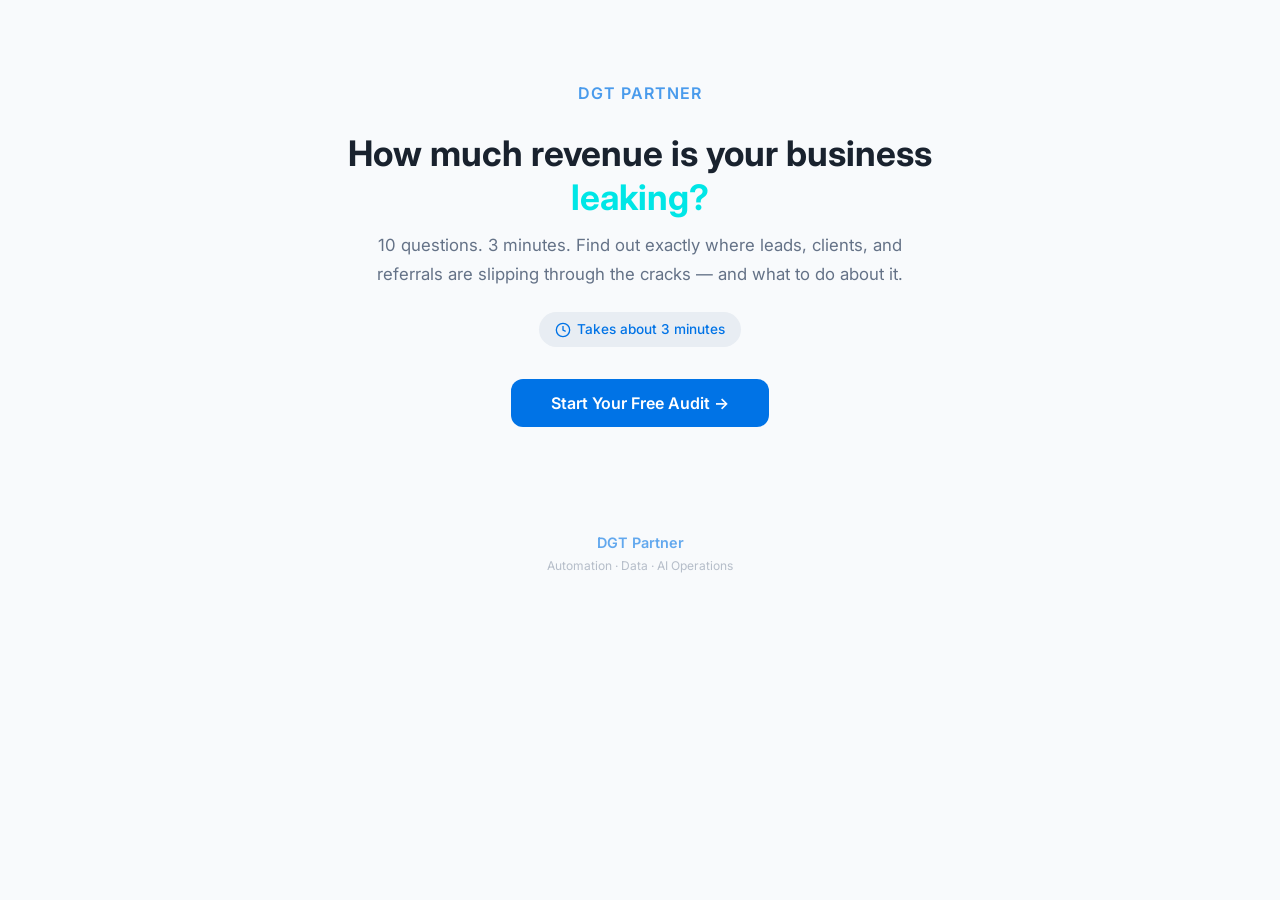
<file: dgt-system-audit-v2.html>
<!DOCTYPE html>
<html lang="en">
<head>
<meta charset="UTF-8">
<meta name="viewport" content="width=device-width, initial-scale=1.0">
<title>Business Operations Audit — DGT Partner</title>
<meta name="description" content="Free 3-minute audit: find out exactly where your business is leaking leads, clients, and revenue — and what to fix first.">
<meta property="og:title" content="How Much Revenue Is Your Business Leaking? — Free Audit">
<meta property="og:description" content="10 questions. 3 minutes. Find out where leads, clients, and referrals are slipping through the cracks.">
<meta property="og:type" content="website">
<link href="https://fonts.googleapis.com/css2?family=Inter:wght@300;400;500;600;700;800;900&display=swap" rel="stylesheet">
<style>
*{box-sizing:border-box;margin:0;padding:0}
:root{
  --bg:hsl(210 40% 98%);--card:#FFFFFF;--text:hsl(215 30% 14%);--muted:hsl(215 15% 46%);--light:hsl(215 15% 60%);
  --accent:hsl(210 100% 45%);--accent2:hsl(180 100% 45%);--border:hsl(210 20% 88%);--surface:hsl(210 30% 93%);--warm:hsl(210 40% 96%);
  --green:#2D6A4F;--yellow:#B8860B;--red:#C62828;--orange:#E65100;
}
body{font-family:'Inter',sans-serif;background:var(--bg);color:var(--text);line-height:1.7;min-height:100vh}

.container{max-width:720px;margin:0 auto;padding:2rem 1.5rem 4rem}

/* ── Hero ── */
.audit-hero{text-align:center;padding:3rem 1rem 2.5rem;margin-bottom:2rem}
.audit-hero .brand{font-family:'Inter',sans-serif;font-size:1rem;color:var(--accent);font-weight:600;letter-spacing:1px;text-transform:uppercase;margin-bottom:1.5rem;opacity:.7}
.audit-hero h1{font-family:'Inter',sans-serif;font-size:2.2rem;font-weight:700;color:var(--text);line-height:1.25;margin-bottom:.75rem}
.audit-hero h1 span{color:var(--accent2)}
.audit-hero .subtitle{font-size:1.05rem;color:var(--muted);max-width:540px;margin:0 auto .5rem}
.audit-hero .time-badge{display:inline-flex;align-items:center;gap:6px;margin-top:1rem;font-size:.85rem;color:var(--accent);font-weight:500;background:var(--surface);padding:6px 16px;border-radius:20px}
.audit-hero .time-badge svg{width:16px;height:16px}

/* ── Progress ── */
.progress-wrap{position:sticky;top:0;z-index:100;background:var(--bg);padding:1rem 0 .75rem;border-bottom:1px solid var(--border);margin-bottom:2rem;transition:box-shadow .3s}
.progress-wrap.scrolled{box-shadow:0 2px 12px rgba(0,0,0,.06)}
.progress-bar-track{height:6px;background:var(--surface);border-radius:3px;overflow:hidden}
.progress-bar-fill{height:100%;background:linear-gradient(90deg,var(--accent),var(--accent2));border-radius:3px;transition:width .4s cubic-bezier(.4,0,.2,1);width:0%}
.progress-text{display:flex;justify-content:space-between;margin-top:6px;font-size:.75rem;color:var(--light);font-weight:500}

/* ── Question Card ── */
.question-card{background:var(--card);border:1px solid var(--border);border-radius:16px;padding:2rem 2rem 1.75rem;margin-bottom:1.25rem;opacity:0;transform:translateY(20px);animation:slideUp .5s forwards}
@keyframes slideUp{to{opacity:1;transform:translateY(0)}}
.question-card .category{font-size:.7rem;text-transform:uppercase;letter-spacing:1.5px;color:var(--accent2);font-weight:700;margin-bottom:.5rem}
.question-card .q-number{font-family:'Inter',sans-serif;font-size:.85rem;color:var(--light);margin-bottom:.25rem}
.question-card h3{font-family:'Inter',sans-serif;font-size:1.2rem;font-weight:600;color:var(--text);margin-bottom:1.25rem;line-height:1.4}

/* ── Answer Options ── */
.options{display:flex;flex-direction:column;gap:.6rem}
.option{position:relative;display:flex;align-items:flex-start;gap:12px;padding:14px 16px;border:2px solid var(--border);border-radius:12px;cursor:pointer;transition:all .2s;background:var(--card)}
.option:hover{border-color:var(--accent);background:#f8fbfc}
.option.selected{border-color:var(--accent);background:#EDF5F7}
.option.selected .radio-dot{background:var(--accent);border-color:var(--accent)}
.option.selected .radio-dot::after{opacity:1;transform:scale(1)}
.radio-dot{flex-shrink:0;width:22px;height:22px;border-radius:50%;border:2px solid var(--border);background:#fff;margin-top:1px;position:relative;transition:all .2s}
.radio-dot::after{content:'';position:absolute;top:4px;left:4px;width:10px;height:10px;border-radius:50%;background:#fff;opacity:0;transform:scale(.5);transition:all .2s}
.option-text{font-size:.92rem;color:var(--text);line-height:1.5}

/* ── Navigation ── */
.nav-buttons{display:flex;justify-content:space-between;align-items:center;margin-top:1.5rem;gap:1rem}
.btn{font-family:'Inter',sans-serif;font-size:.9rem;font-weight:600;padding:12px 28px;border-radius:10px;border:none;cursor:pointer;transition:all .2s}
.btn-primary{background:var(--accent);color:#fff}
.btn-primary:hover{background:#0a3a48;transform:translateY(-1px)}
.btn-primary:disabled{opacity:.4;cursor:not-allowed;transform:none}
.btn-secondary{background:transparent;color:var(--muted);border:1.5px solid var(--border)}
.btn-secondary:hover{border-color:var(--accent);color:var(--accent)}
.btn-cta{background:var(--accent2);color:var(--text);font-size:1rem;padding:16px 36px;border-radius:12px;width:100%}
.btn-cta:hover{background:hsl(180 100% 38%);transform:translateY(-1px)}
.btn-cta:disabled{opacity:.5;cursor:not-allowed;transform:none}

/* ── Results ── */
.results-section{display:none}
.results-section.active{display:block}

.score-hero{text-align:center;padding:3rem 1.5rem;background:var(--card);border:1px solid var(--border);border-radius:20px;margin-bottom:1.5rem;position:relative;overflow:hidden}
.score-hero::before{content:'';position:absolute;top:-60px;right:-60px;width:200px;height:200px;border-radius:50%;opacity:.06}
.score-hero .score-number{font-family:'Inter',sans-serif;font-size:5rem;font-weight:700;line-height:1;margin-bottom:.25rem}
.score-hero .score-of{font-size:1rem;color:var(--light);margin-bottom:.5rem}
.score-hero .score-label{font-family:'Inter',sans-serif;font-size:1.5rem;font-weight:600;margin-bottom:.5rem}
.score-hero .score-summary{font-size:1rem;color:var(--muted);max-width:480px;margin:0 auto;line-height:1.65}

.score-hero.tier-machine .score-number{color:var(--green)}
.score-hero.tier-machine .score-label{color:var(--green)}
.score-hero.tier-machine::before{background:var(--green)}
.score-hero.tier-fragile .score-number{color:var(--yellow)}
.score-hero.tier-fragile .score-label{color:var(--yellow)}
.score-hero.tier-fragile::before{background:var(--yellow)}
.score-hero.tier-leaking .score-number{color:var(--orange)}
.score-hero.tier-leaking .score-label{color:var(--orange)}
.score-hero.tier-leaking::before{background:var(--orange)}
.score-hero.tier-blind .score-number{color:var(--red)}
.score-hero.tier-blind .score-label{color:var(--red)}
.score-hero.tier-blind::before{background:var(--red)}

/* ── Category Bars ── */
.category-breakdown{background:var(--card);border:1px solid var(--border);border-radius:16px;padding:1.75rem 2rem;margin-bottom:1.5rem}
.category-breakdown h3{font-family:'Inter',sans-serif;font-size:1.1rem;color:var(--text);margin-bottom:1.25rem}
.cat-row{margin-bottom:1rem}
.cat-row:last-child{margin-bottom:0}
.cat-header{display:flex;justify-content:space-between;align-items:baseline;margin-bottom:4px}
.cat-name{font-size:.85rem;font-weight:600;color:var(--text)}
.cat-score{font-size:.8rem;font-weight:700;color:var(--accent);font-family:'Inter',sans-serif}
.cat-bar{height:8px;background:var(--surface);border-radius:4px;overflow:hidden}
.cat-bar-fill{height:100%;border-radius:4px;transition:width 1s cubic-bezier(.4,0,.2,1)}

/* ── Stat Callout ── */
.stat-callout{background:var(--warm);border-left:4px solid var(--accent2);border-radius:0 12px 12px 0;padding:1.25rem 1.5rem;margin-bottom:1.5rem}
.stat-callout .stat-big{font-family:'Inter',sans-serif;font-size:1.3rem;font-weight:700;color:var(--accent2);margin-bottom:.25rem}
.stat-callout p{font-size:.9rem;color:var(--muted);margin:0}


/* ── Detailed Report ── */
.detailed-report{display:none}
.detailed-report.active{display:block}
.report-card{background:var(--card);border:1px solid var(--border);border-radius:14px;padding:1.5rem 1.75rem;margin-bottom:1rem;opacity:0;animation:slideUp .5s forwards}
.report-card .report-cat{font-size:.7rem;text-transform:uppercase;letter-spacing:1.5px;color:var(--accent2);font-weight:700;margin-bottom:.35rem}
.report-card h4{font-family:'Inter',sans-serif;font-size:1.05rem;color:var(--text);margin-bottom:.15rem}
.report-card .your-answer{font-size:.85rem;color:var(--light);margin-bottom:.6rem;font-style:italic}
.report-card .recommendation{font-size:.9rem;color:var(--muted);line-height:1.65}

.revenue-impact{background:linear-gradient(135deg,var(--accent) 0%,#1a6b7f 100%);border-radius:16px;padding:2rem;color:#fff;text-align:center;margin-bottom:1.5rem}
.revenue-impact h3{font-family:'Inter',sans-serif;font-size:1.15rem;font-weight:600;margin-bottom:.25rem;opacity:.9}
.revenue-impact .rev-number{font-family:'Inter',sans-serif;font-size:2.5rem;font-weight:700;margin-bottom:.35rem}
.revenue-impact p{font-size:.88rem;opacity:.8;max-width:420px;margin:0 auto}

.final-cta{text-align:center;padding:2.5rem 1.5rem;background:var(--card);border:2px solid var(--accent2);border-radius:16px;margin-bottom:1rem}
.final-cta h3{font-family:'Inter',sans-serif;font-size:1.35rem;color:var(--text);margin-bottom:.5rem}
.final-cta p{font-size:.92rem;color:var(--muted);margin-bottom:1.5rem;max-width:440px;margin-left:auto;margin-right:auto}

.audit-footer{text-align:center;padding:2rem 0 1rem;margin-top:1rem;opacity:.6}
.audit-footer .brand{font-family:'Inter',sans-serif;font-size:.9rem;color:var(--accent);font-weight:600}
.audit-footer p{font-size:.75rem;color:var(--light)}

@media(max-width:600px){
  .container{padding:1.25rem 1rem 3rem}
  .audit-hero h1{font-size:1.7rem}
  .question-card{padding:1.5rem 1.25rem}
  .score-hero{padding:2rem 1.25rem}
  .score-hero .score-number{font-size:3.5rem}
  .category-breakdown{padding:1.25rem}
  .report-card{padding:1.25rem}
}

.hidden{display:none !important}
</style>
</head>
<body>

<div class="container">

  <!-- ════════════════════════════════════ -->
  <!-- HERO                                -->
  <!-- ════════════════════════════════════ -->
  <div class="audit-hero" id="heroSection">
    <div class="brand">DGT Partner</div>
    <h1>How much revenue is your business <span>leaking?</span></h1>
    <p class="subtitle">10 questions. 3 minutes. Find out exactly where leads, clients, and referrals are slipping through the cracks — and what to do about it.</p>
    <div class="time-badge">
      <svg viewBox="0 0 24 24" fill="none" stroke="currentColor" stroke-width="2"><circle cx="12" cy="12" r="10"/><polyline points="12 6 12 12 16 14"/></svg>
      Takes about 3 minutes
    </div>
    <div style="margin-top:2rem">
      <button class="btn btn-primary" onclick="startAudit()" style="font-size:1rem;padding:14px 40px;border-radius:12px">Start Your Free Audit →</button>
    </div>
  </div>

  <!-- ════════════════════════════════════ -->
  <!-- PROGRESS BAR                        -->
  <!-- ════════════════════════════════════ -->
  <div class="progress-wrap hidden" id="progressWrap">
    <div class="progress-bar-track"><div class="progress-bar-fill" id="progressFill"></div></div>
    <div class="progress-text">
      <span id="progressLabel">Question 1 of 10</span>
      <span id="progressCategory"></span>
    </div>
  </div>

  <!-- ════════════════════════════════════ -->
  <!-- QUESTIONS                           -->
  <!-- ════════════════════════════════════ -->
  <div id="questionsContainer" class="hidden"></div>

  <!-- ════════════════════════════════════ -->
  <!-- RESULTS                             -->
  <!-- ════════════════════════════════════ -->
  <div class="results-section" id="resultsSection">
    <div class="score-hero" id="scoreHero">
      <div class="score-number" id="scoreNumber">--</div>
      <div class="score-of">out of 100</div>
      <div class="score-label" id="scoreLabel">--</div>
      <p class="score-summary" id="scoreSummary"></p>
    </div>

    <div class="category-breakdown" id="categoryBreakdown">
      <h3>Your scores by category</h3>
      <div id="categoryBars"></div>
    </div>

    <div class="stat-callout" id="statCallout">
      <div class="stat-big" id="statBig"></div>
      <p id="statText"></p>
    </div>

    <!-- CTA to form page -->
    <div class="final-cta" id="midCta">
      <h3>Want us to walk through your results?</h3>
      <p>Book a free 30-minute discovery call. We'll review your audit together and show you exactly what to fix first — no pitch, no pressure.</p>
      <a href="form.html" class="btn btn-cta" id="midCtaLink" style="display:inline-block;text-decoration:none;width:auto;padding:16px 48px">Book Your Discovery Call →</a>
    </div>

    <!-- DETAILED REPORT (gated) -->
    <div class="detailed-report" id="detailedReport">
      <div id="reportCards"></div>
      <div class="revenue-impact" id="revenueImpact">
        <h3>Your estimated annual revenue impact</h3>
        <div class="rev-number" id="revNumber"></div>
        <p id="revText"></p>
      </div>
      <div class="final-cta">
        <h3>Ready to plug the leaks?</h3>
        <p>Book a free 30-minute discovery call. We'll walk through your results together and show you exactly what to fix first — no pitch, no pressure.</p>
        <a href="form.html" class="btn btn-cta" id="finalCtaLink" style="display:inline-block;text-decoration:none;width:auto;padding:16px 48px">Book Your Discovery Call →</a>
      </div>
    </div>
  </div>

  <div class="audit-footer">
    <div class="brand">DGT Partner</div>
    <p>Automation · Data · AI Operations</p>
  </div>

</div>

<script>
// ═══════════════════════════════════════════════════════
//  CONFIG — UPDATE THESE TWO VALUES BEFORE LAUNCH
// ═══════════════════════════════════════════════════════

const ZAPIER_WEBHOOK_URL = 'https://hooks.zapier.com/hooks/catch/26955810/upj226o/'; 
// ↑ Paste your Zapier webhook URL here.
//   Example: 'https://hooks.zapier.com/hooks/catch/12345678/abcdef/'
//   Leave empty string to disable (lead data logs to console only).

const CALENDLY_URL = 'https://calendly.com/eomole-dgtpartner/30min?month=2026-03';
// ↑ Replace with your actual Calendly booking link.

// ═══════════════════════════════════════════════════════
//  UTM CAPTURE — auto-reads from URL parameters
// ═══════════════════════════════════════════════════════

const urlParams = new URLSearchParams(window.location.search);
const utmData = {
  utm_source:   urlParams.get('utm_source')   || '',
  utm_medium:   urlParams.get('utm_medium')   || '',
  utm_campaign: urlParams.get('utm_campaign') || '',
  utm_content:  urlParams.get('utm_content')  || '',
  referrer:     document.referrer || ''
};

// ═══════════════════════════════════════════════════════
//  QUESTIONS — Revised v2
// ═══════════════════════════════════════════════════════
//
//  Scoring is weighted by category:
//    Lead Capture:       2 questions × 10pts = 20pts max
//    Follow-Up & Nurture: 2 questions × 10pts = 20pts max
//    Referral Network:   1 question  × 10pts = 10pts max
//    Renewals & Revenue: 2 questions × 10pts = 20pts max
//    Tools & Data:       3 questions × 10pts = 30pts max
//    TOTAL: 100pts
//
// ═══════════════════════════════════════════════════════

const questions = [
  // ── LEAD CAPTURE (20pts) ──
  {
    id: 1,
    category: "Lead Capture",
    categoryKey: "lead_capture",
    question: "When a new lead reaches out — call, DM, email, referral — what's the process from first contact to booked appointment?",
    options: [
      { text: "I respond when I see it and try to schedule something manually", points: 3 },
      { text: "I usually respond quickly, but there's no automatic follow-up if they don't reply", points: 5 },
      { text: "Every lead gets an instant response, automatic follow-up, and a booking link — no matter the channel", points: 10 },
      { text: "There's no real process — it depends on how busy I am that day", points: 0 }
    ]
  },
  {
    id: 2,
    category: "Lead Capture",
    categoryKey: "lead_capture",
    question: "How many channels can a new lead reach you through — and are they connected?",
    options: [
      { text: "Mostly just phone and email", points: 3 },
      { text: "Phone, email, and social media — but I check them manually", points: 5 },
      { text: "Multiple channels, and they all feed into one system automatically", points: 10 },
      { text: "I'm not sure where my leads actually come from", points: 0 }
    ]
  },

  // ── FOLLOW-UP & NURTURE (20pts) ──
  {
    id: 3,
    category: "Follow-Up & Nurture",
    categoryKey: "followup",
    question: "When you finish a job or close a deal, what happens to that client in your system?",
    options: [
      { text: "Nothing specific — the file gets closed", points: 2 },
      { text: "I try to send a thank-you or check-in but it's inconsistent", points: 5 },
      { text: "They automatically enter a follow-up sequence (email/text at set intervals)", points: 10 },
      { text: "I don't have a system — they're in my phone contacts or a spreadsheet", points: 0 }
    ]
  },
  {
    id: 4,
    category: "Follow-Up & Nurture",
    categoryKey: "followup",
    question: "How do you stay in touch with past clients who might need you again?",
    options: [
      { text: "I don't — I focus on new business", points: 0 },
      { text: "I send holiday cards or occasional emails when I remember", points: 3 },
      { text: "Automated campaigns go out on a schedule (birthday, anniversary, check-ins)", points: 10 },
      { text: "I've been meaning to set this up", points: 1 }
    ]
  },

  // ── REFERRAL NETWORK (10pts) ──
  {
    id: 5,
    category: "Referral Network",
    categoryKey: "referrals",
    question: "How do you track who sends you referrals?",
    options: [
      { text: "I keep it in my head — I know who my people are", points: 2 },
      { text: "I have a list somewhere (spreadsheet, notes app, CRM field)", points: 5 },
      { text: "Every referral is logged with source attribution and automated thank-yous", points: 10 },
      { text: "I don't really track this", points: 0 }
    ]
  },

  // ── RENEWALS & REVENUE PROTECTION (20pts) ──
  {
    id: 6,
    category: "Renewals & Revenue Protection",
    categoryKey: "renewals",
    question: "How do you make sure clients who should come back to you — for repeat service, a renewal, or a new need — actually do?",
    options: [
      { text: "I wait for them to reach out when they're ready", points: 1 },
      { text: "I try to check in manually, but I lose track of who's due and when", points: 4 },
      { text: "The system tracks key dates and triggers outreach automatically — months before they're due", points: 10 },
      { text: "I don't have a way to track this — if they come back, great, if not, I move on", points: 0 }
    ]
  },
  {
    id: 7,
    category: "Renewals & Revenue Protection",
    categoryKey: "renewals",
    question: "Think about the past 12 months. How many past clients do you think went elsewhere — not because you did bad work, but because nobody followed up?",
    options: [
      { text: "None that I know of", points: 7 },
      { text: "Maybe 1–2", points: 4 },
      { text: "Probably 3–5", points: 2 },
      { text: "More than 5 — or honestly, I'd have no way to know", points: 0 }
    ]
  },

  // ── TOOLS & DATA OWNERSHIP (30pts) ──
  {
    id: 8,
    category: "Tools & Data Ownership",
    categoryKey: "tools",
    question: "What does your current tool setup look like for managing clients, leads, and communication?",
    options: [
      { text: "I use a CRM and most of my tools are connected", points: 10 },
      { text: "I use a few tools (spreadsheets, email, maybe a CRM) but they don't talk to each other", points: 5 },
      { text: "It's mostly manual — phone contacts, email inbox, maybe a notebook or spreadsheet", points: 2 },
      { text: "I use whatever my company or platform provides — I haven't set up my own system", points: 0 }
    ]
  },
  {
    id: 9,
    category: "Tools & Data Ownership",
    categoryKey: "tools",
    question: "How many separate tools or apps do you pay for to run your business operations? (CRM, email marketing, scheduling, texting, forms, spreadsheets, etc.)",
    options: [
      { text: "1–2 and they work well together", points: 10 },
      { text: "3–4 — there's some overlap and they don't all connect", points: 5 },
      { text: "5+ — I'm probably paying for things I don't fully use", points: 2 },
      { text: "I'm not sure what I'm paying for at this point", points: 0 }
    ]
  },
  {
    id: 10,
    category: "Tools & Data Ownership",
    categoryKey: "tools",
    question: "If you switched companies, left your current platform, or changed how you operate tomorrow — could you take your full client list and history with you?",
    options: [
      { text: "Yes — I own my CRM and all my data", points: 10 },
      { text: "I think so, but I'd have to export and it would be messy", points: 5 },
      { text: "No — most of my client data lives in a system I don't control", points: 1 },
      { text: "I've never thought about this", points: 0 }
    ]
  }
];

// ═══════════════════════════════════════════════════════
//  CATEGORIES
// ═══════════════════════════════════════════════════════

const categories = {
  lead_capture: { label: "Lead Capture",                maxPoints: 20, color: "#0F4C5C" },
  followup:     { label: "Follow-Up & Nurture",         maxPoints: 20, color: "#1a6b7f" },
  referrals:    { label: "Referral Network",             maxPoints: 10, color: "#2d8a6e" },
  renewals:     { label: "Renewals & Revenue Protection", maxPoints: 20, color: "#E36414" },
  tools:        { label: "Tools & Data Ownership",       maxPoints: 30, color: "#B8860B" }
};

// ═══════════════════════════════════════════════════════
//  TIERS
// ═══════════════════════════════════════════════════════

const tiers = [
  {
    id: "machine", min: 80, max: 100,
    label: "Operational Machine",
    summary: "Your systems are strong — you're ahead of the vast majority of service businesses. There may still be optimization opportunities or an AI layer that could save you hours per week, but the foundation is solid.",
    stat: "Top 10%", statText: "of service businesses have this level of operational maturity. You're in rare company."
  },
  {
    id: "fragile", min: 50, max: 79,
    label: "Functional but Fragile",
    summary: "Things work when you're on top of them. But you are the system — and that doesn't scale. One busy week, one vacation, one new hire, and things start falling through the cracks.",
    stat: "63%", statText: "of businesses at this stage report losing at least 2–3 clients per year simply because no one followed up in time."
  },
  {
    id: "leaking", min: 25, max: 49,
    label: "Leaking Revenue",
    summary: "You're losing clients, referrals, and repeat business to disorganization. Not because you're bad at your job — because there's no system catching what you can't personally track. The upside from fixing this is significant.",
    stat: "$38K – $185K", statText: "is the conservative annual upside most service businesses in this range recover after systematizing their operations."
  },
  {
    id: "blind", min: 0, max: 24,
    label: "Flying Blind",
    summary: "You're running a business on memory and manual effort. Every lead, every referral, every repeat client depends on you remembering to act. The good news: the ROI on fixing this is massive — one recovered client likely pays for the entire system.",
    stat: "5× more likely", statText: "to lose a client in the next 12 months. Businesses without any follow-up system lose clients at 5× the rate of those with even basic automation."
  }
];

// ═══════════════════════════════════════════════════════
//  RECOMMENDATIONS (for gated detailed report)
// ═══════════════════════════════════════════════════════

const recommendations = {
  lead_capture: {
    low: "You're leaving money on the table every time someone reaches out and there's no process to capture them. Whether you answer the call or not — without an automatic next step (booking link, follow-up text, CRM entry), leads go cold fast. An AI-assisted response system with auto-booking would capture leads 24/7 and ensure nothing dies in your inbox.",
    mid: "You've got some coverage, but there are gaps between first contact and booked appointment. If a lead doesn't respond to your first reply, what happens? Connecting all inbound channels into one system with automatic follow-up sequences would close that gap.",
    high: "Your lead capture is solid. Consider adding lead scoring to prioritize high-value inquiries and route them to the right response faster."
  },
  followup: {
    low: "Past clients are your most profitable source of new revenue — and right now they're going silent after the job is done. A 12-month automated nurture sequence (check-ins, value emails, anniversary touchpoints) would keep you top-of-mind without adding to your workload.",
    mid: "You're doing some follow-up, but inconsistency is the killer. Automating your sequences so they run whether or not you remember would immediately protect repeat revenue.",
    high: "Strong follow-up game. You might benefit from segmenting your sequences by client value or service type for even better response rates."
  },
  referrals: {
    low: "Your referral network is your most valuable asset and it's completely untracked. A tiered referral partner system with automated thank-yous, quarterly check-ins, and source attribution would turn sporadic referrals into a predictable revenue channel.",
    mid: "You know who sends you business, but you're not systematically nurturing those relationships. Automating the gratitude loop (instant thank-you, quarterly touchpoints, annual review) would increase referral volume measurably.",
    high: "Your referral tracking is well-organized. Consider adding reward tiers or co-marketing with your top partners to deepen those relationships further."
  },
  renewals: {
    low: "This is likely where you're losing the most money. Without a system that tracks when clients should come back and proactively reaches out, you're waiting for them to remember you. Meanwhile, anyone who does follow up — even a generic newsletter — gets there first. Setting up date-triggered campaigns 90, 60, and 30 days before key dates would change this completely.",
    mid: "You're aware of the problem but the execution isn't automated. The gap between knowing a client is due and actually running a multi-touch outreach sequence is where revenue disappears.",
    high: "Your renewal and repeat business tracking is strong. Look into predictive signals — engagement drop-off, response patterns — to flag at-risk clients before the renewal window even opens."
  },
  tools: {
    low: "Your tools are either disconnected, redundant, or nonexistent — which means you're spending hours on manual work that software should handle, and your client data is scattered across systems you may not even control. A consolidated stack (CRM + automation + communication in one ecosystem) would cut your software costs, eliminate manual data entry, and give you a single source of truth you actually own.",
    mid: "Your tools partially work but the gaps between them are costing you time and data. Integration (via Zapier or Make) or consolidation (moving to a unified platform) would close those gaps and give you a real dashboard instead of five half-used apps.",
    high: "Your tool stack is clean and connected. Make sure you fully own your data — if you can export your complete client history, communication records, and deal data at any time, you're in great shape."
  }
};


// ═══════════════════════════════════════════════════════
//  STATE
// ═══════════════════════════════════════════════════════

let currentQuestion = 0;
let answers = {};


// ═══════════════════════════════════════════════════════
//  QUIZ FLOW
// ═══════════════════════════════════════════════════════

function startAudit() {
  document.getElementById('heroSection').classList.add('hidden');
  document.getElementById('progressWrap').classList.remove('hidden');
  document.getElementById('questionsContainer').classList.remove('hidden');
  renderQuestion(0);
  window.scrollTo({ top: 0, behavior: 'smooth' });
}

function renderQuestion(index) {
  const q = questions[index];
  const container = document.getElementById('questionsContainer');

  container.innerHTML = `
    <div class="question-card">
      <div class="category">${q.category}</div>
      <div class="q-number">Question ${q.id} of 10</div>
      <h3>${q.question}</h3>
      <div class="options">
        ${q.options.map((opt, i) => `
          <div class="option ${answers[q.id] === i ? 'selected' : ''}" onclick="selectOption(${q.id}, ${i}, ${opt.points})">
            <div class="radio-dot"></div>
            <div class="option-text">${opt.text}</div>
          </div>
        `).join('')}
      </div>
    </div>
    <div class="nav-buttons">
      <button class="btn btn-secondary ${index === 0 ? 'hidden' : ''}" onclick="goBack()">← Back</button>
      <div></div>
      <button class="btn btn-primary" id="nextBtn" ${answers[q.id] === undefined ? 'disabled' : ''} onclick="goNext()">
        ${index === questions.length - 1 ? 'See My Results →' : 'Next →'}
      </button>
    </div>
  `;

  updateProgress(index);
}

function selectOption(questionId, optionIndex, points) {
  answers[questionId] = optionIndex;
  answers[`${questionId}_points`] = points;

  document.querySelectorAll('.option').forEach((el, i) => {
    el.classList.toggle('selected', i === optionIndex);
  });
  document.getElementById('nextBtn').disabled = false;
}

function goBack() {
  if (currentQuestion > 0) {
    currentQuestion--;
    renderQuestion(currentQuestion);
    window.scrollTo({ top: 0, behavior: 'smooth' });
  }
}

function goNext() {
  if (currentQuestion < questions.length - 1) {
    currentQuestion++;
    renderQuestion(currentQuestion);
    window.scrollTo({ top: 0, behavior: 'smooth' });
  } else {
    showResults();
  }
}

function updateProgress(index) {
  const pct = ((index + 1) / questions.length) * 100;
  document.getElementById('progressFill').style.width = pct + '%';
  document.getElementById('progressLabel').textContent = `Question ${index + 1} of ${questions.length}`;
  document.getElementById('progressCategory').textContent = questions[index].category;
}


// ═══════════════════════════════════════════════════════
//  RESULTS
// ═══════════════════════════════════════════════════════

function calculateScores() {
  const catScores = {};
  Object.keys(categories).forEach(k => catScores[k] = 0);

  questions.forEach(q => {
    const pts = answers[`${q.id}_points`] || 0;
    catScores[q.categoryKey] += pts;
  });

  const total = Object.values(catScores).reduce((a, b) => a + b, 0);
  return { total, catScores };
}

function getTier(total) {
  return tiers.find(t => total >= t.min && total <= t.max) || tiers[tiers.length - 1];
}

function getWeakestCategory(catScores) {
  let weakest = null;
  let lowest = Infinity;
  Object.entries(catScores).forEach(([key, score]) => {
    const pct = score / categories[key].maxPoints;
    if (pct < lowest) { lowest = pct; weakest = key; }
  });
  return weakest;
}

function showResults() {
  document.getElementById('questionsContainer').classList.add('hidden');
  document.getElementById('progressWrap').classList.add('hidden');
  document.getElementById('resultsSection').classList.add('active');

  const { total, catScores } = calculateScores();
  const tier = getTier(total);
  const weakest = getWeakestCategory(catScores);

  // Score hero
  const heroEl = document.getElementById('scoreHero');
  heroEl.className = `score-hero tier-${tier.id}`;
  document.getElementById('scoreNumber').textContent = total;
  document.getElementById('scoreLabel').textContent = tier.label;
  document.getElementById('scoreSummary').textContent = tier.summary;

  // Category bars
  const barsContainer = document.getElementById('categoryBars');
  barsContainer.innerHTML = '';
  Object.entries(categories).forEach(([key, cat]) => {
    const score = catScores[key];
    const pct = Math.round((score / cat.maxPoints) * 100);
    const row = document.createElement('div');
    row.className = 'cat-row';
    row.innerHTML = `
      <div class="cat-header">
        <span class="cat-name">${cat.label}</span>
        <span class="cat-score">${score} / ${cat.maxPoints}</span>
      </div>
      <div class="cat-bar">
        <div class="cat-bar-fill" style="width:0%;background:${cat.color}"></div>
      </div>
    `;
    barsContainer.appendChild(row);
    setTimeout(() => {
      row.querySelector('.cat-bar-fill').style.width = pct + '%';
    }, 300);
  });

  // Stat callout
  document.getElementById('statBig').textContent = tier.stat;
  document.getElementById('statText').textContent = tier.statText;

  // Store for report generation
  window._auditData = { total, catScores, tier, weakest };

  // Show detailed report directly (no gate)
  document.getElementById('detailedReport').classList.add('active');
  generateDetailedReport();

  // Update all CTA links to pass audit data to form
  const params = new URLSearchParams();
  params.set('score', total);
  params.set('tier', tier.label);
  params.set('weakest', categories[weakest].label);
  const formUrl = `form.html?${params.toString()}`;
  document.querySelectorAll('#midCtaLink, #finalCtaLink').forEach(link => {
    if (link) link.href = formUrl;
  });

  window.scrollTo({ top: 0, behavior: 'smooth' });
}


// ═══════════════════════════════════════════════════════
//  GATE & WEBHOOK
// ═══════════════════════════════════════════════════════

// Gate removed — report shows directly after results.
// Lead capture now happens on form.html


// ═══════════════════════════════════════════════════════
//  DETAILED REPORT
// ═══════════════════════════════════════════════════════

function generateDetailedReport() {
  const { total, catScores, tier, weakest } = window._auditData;
  const reportContainer = document.getElementById('reportCards');
  reportContainer.innerHTML = '';

  let delay = 0;
  Object.entries(categories).forEach(([key, cat]) => {
    const score = catScores[key];
    const pct = score / cat.maxPoints;
    let level = 'low';
    if (pct >= 0.7) level = 'high';
    else if (pct >= 0.4) level = 'mid';

    const rec = recommendations[key][level];

    const catQuestions = questions.filter(q => q.categoryKey === key);
    const answerTexts = catQuestions.map(q => {
      const idx = answers[q.id];
      return idx !== undefined ? q.options[idx].text : 'Not answered';
    });

    const statusIcon = pct < 0.4 ? '⚠️ Needs attention' : pct < 0.7 ? '→ Room to improve' : '✓ Strong';

    const card = document.createElement('div');
    card.className = 'report-card';
    card.style.animationDelay = delay + 's';
    delay += 0.1;
    card.innerHTML = `
      <div class="report-cat">${cat.label} — ${score}/${cat.maxPoints}</div>
      <h4>${statusIcon}</h4>
      <div class="your-answer">Your answers: "${answerTexts.join('" · "')}"</div>
      <div class="recommendation">${rec}</div>
    `;
    reportContainer.appendChild(card);
  });

  // Revenue impact
  let revLow, revHigh;
  if (total <= 24)      { revLow = 50000;  revHigh = 185000; }
  else if (total <= 49) { revLow = 38000;  revHigh = 120000; }
  else if (total <= 79) { revLow = 15000;  revHigh = 60000;  }
  else                  { revLow = 5000;   revHigh = 20000;  }

  document.getElementById('revNumber').textContent =
    `$${(revLow/1000).toFixed(0)}K – $${(revHigh/1000).toFixed(0)}K / year`;
  document.getElementById('revText').textContent =
    `Based on your score of ${total}/100, this is the conservative estimated annual revenue you could recover by systematizing your weakest areas — especially ${categories[weakest].label.toLowerCase()}.`;
}


// ── Sticky progress shadow ──
window.addEventListener('scroll', () => {
  const pw = document.getElementById('progressWrap');
  if (pw && !pw.classList.contains('hidden')) {
    pw.classList.toggle('scrolled', window.scrollY > 20);
  }
});
</script>

</body>
</html>
</file>
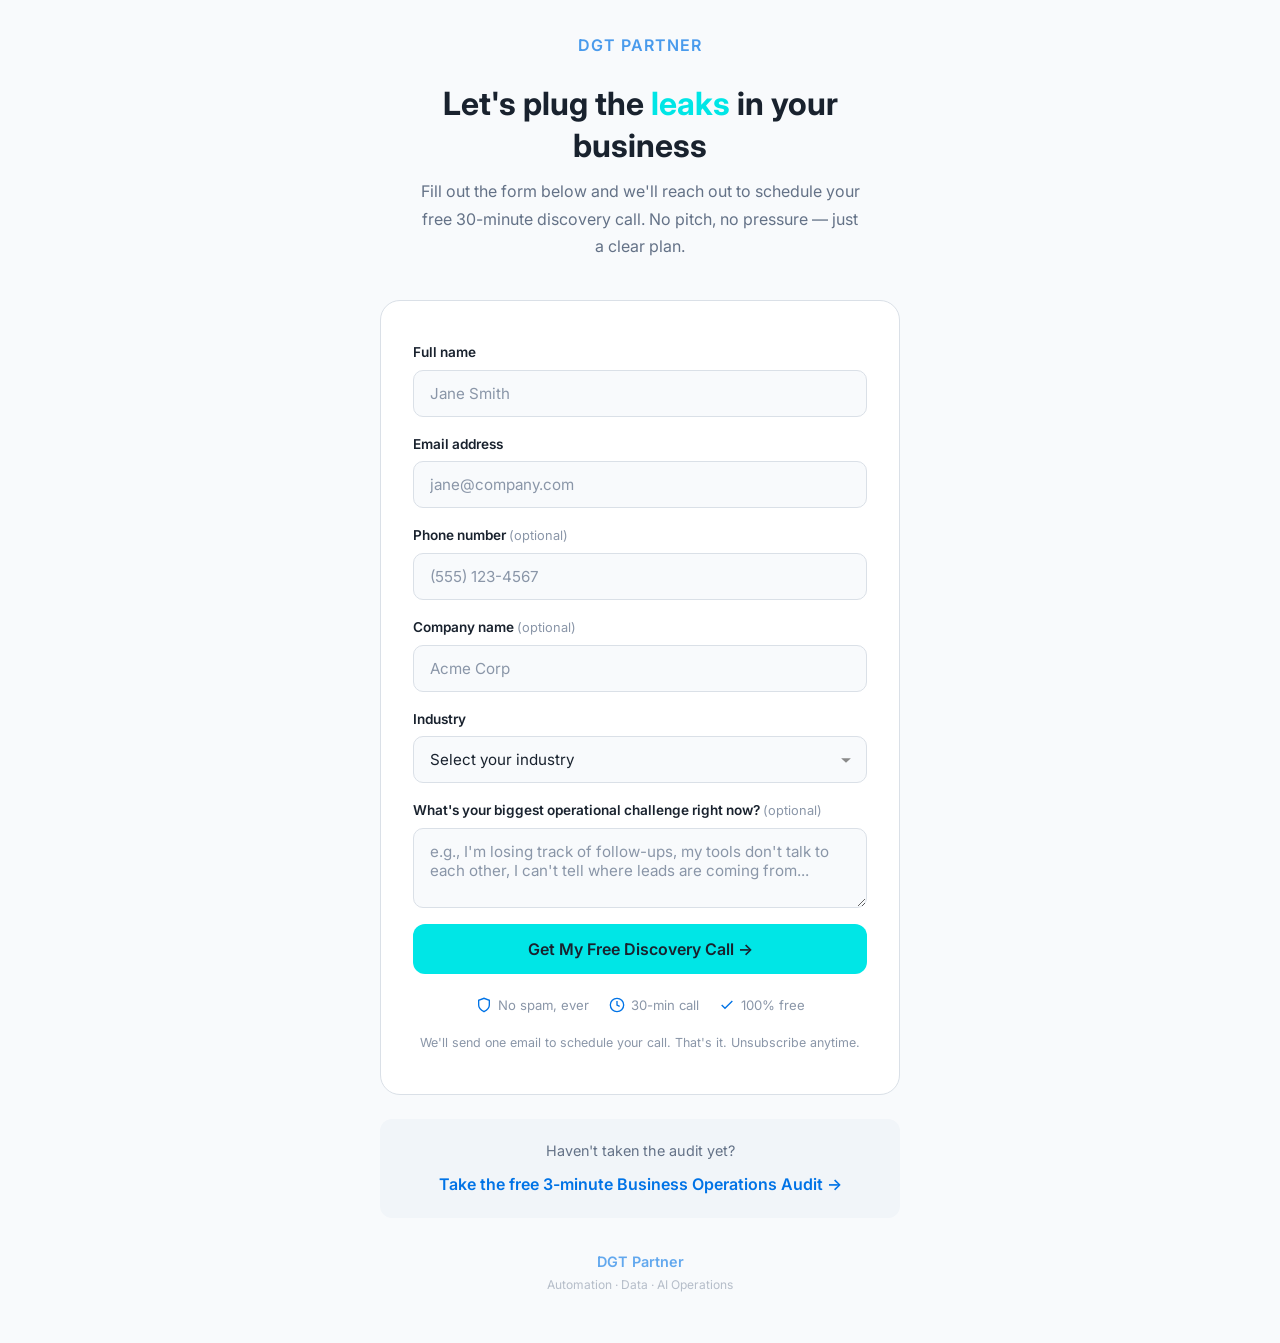
<file: form.html>
<!DOCTYPE html>
<html lang="en">
<head>
<meta charset="UTF-8">
<meta name="viewport" content="width=device-width, initial-scale=1.0">
<title>Book Your Free Discovery Call — DGT Partner</title>
<meta name="description" content="Book a free 30-minute discovery call with DGT Partner. We'll show you exactly where your business is leaking revenue — and what to fix first.">
<meta property="og:title" content="Book Your Free Discovery Call — DGT Partner">
<meta property="og:description" content="30 minutes. No pitch, no pressure. Just a clear plan to plug the leaks in your business operations.">
<meta property="og:type" content="website">
<link href="https://fonts.googleapis.com/css2?family=Inter:wght@300;400;500;600;700;800;900&display=swap" rel="stylesheet">
<style>
*{box-sizing:border-box;margin:0;padding:0}
:root{
  --bg:hsl(210 40% 98%);--card:#FFFFFF;--text:hsl(215 30% 14%);--muted:hsl(215 15% 46%);--light:hsl(215 15% 60%);
  --accent:hsl(210 100% 45%);--accent2:hsl(180 100% 45%);--border:hsl(210 20% 88%);--surface:hsl(210 30% 93%);--warm:hsl(210 40% 96%);
  --green:#2D6A4F;--red:#C62828;
}
body{font-family:'Inter',sans-serif;background:var(--bg);color:var(--text);line-height:1.7;min-height:100vh;display:flex;flex-direction:column;align-items:center;justify-content:center;padding:2rem 1rem}

.form-container{max-width:520px;width:100%;margin:0 auto}

.form-hero{text-align:center;margin-bottom:2.5rem}
.form-hero .brand{font-family:'Inter',sans-serif;font-size:1rem;color:var(--accent);font-weight:600;letter-spacing:1px;text-transform:uppercase;margin-bottom:1.5rem;opacity:.7}
.form-hero h1{font-family:'Inter',sans-serif;font-size:2rem;font-weight:700;color:var(--text);line-height:1.3;margin-bottom:.75rem}
.form-hero h1 span{color:var(--accent2)}
.form-hero p{font-size:1rem;color:var(--muted);max-width:440px;margin:0 auto}

.form-card{background:var(--card);border:1px solid var(--border);border-radius:20px;padding:2.5rem 2rem;margin-bottom:1.5rem}

.form-group{margin-bottom:1rem}
.form-group label{display:block;font-size:.85rem;font-weight:600;color:var(--text);margin-bottom:.35rem}
.form-group .optional{font-weight:400;color:var(--light);font-size:.8rem}
.form-input{display:block;width:100%;padding:13px 16px;border:1.5px solid var(--border);border-radius:10px;font-family:'Inter',sans-serif;font-size:.95rem;background:var(--bg);transition:border-color .2s;color:var(--text)}
.form-input:focus{outline:none;border-color:var(--accent);box-shadow:0 0 0 3px rgba(15,76,92,.08)}
.form-input::placeholder{color:var(--light)}
.form-select{appearance:none;background-image:url("data:image/svg+xml,%3Csvg xmlns='http://www.w3.org/2000/svg' width='12' height='12' fill='%238A8A8A' viewBox='0 0 16 16'%3E%3Cpath d='M1.5 5.5l6.5 6 6.5-6'/%3E%3C/svg%3E");background-repeat:no-repeat;background-position:right 14px center;padding-right:36px}
.form-textarea{resize:vertical;min-height:80px}

.form-error{color:var(--red);font-size:.85rem;margin-bottom:.75rem;display:none;text-align:center}

.form-success{display:none;text-align:center;padding:2rem 1.5rem}
.form-success .check-icon{width:64px;height:64px;background:var(--green);border-radius:50%;display:inline-flex;align-items:center;justify-content:center;margin-bottom:1rem}
.form-success .check-icon svg{width:32px;height:32px;color:#fff}
.form-success h2{font-family:'Inter',sans-serif;font-size:1.5rem;color:var(--text);margin-bottom:.5rem}
.form-success p{font-size:.95rem;color:var(--muted);margin-bottom:1.5rem}
.form-success .btn-calendar{display:inline-block;text-decoration:none;background:var(--accent2);color:var(--text);font-family:'Inter',sans-serif;font-size:1rem;font-weight:600;padding:14px 36px;border-radius:12px;transition:all .2s}
.form-success .btn-calendar:hover{background:hsl(180 100% 38%);transform:translateY(-1px)}

.btn-submit{display:block;width:100%;font-family:'Inter',sans-serif;font-size:1rem;font-weight:600;padding:15px 28px;border-radius:12px;border:none;cursor:pointer;transition:all .2s;background:var(--accent2);color:var(--text);margin-top:.5rem}
.btn-submit:hover{background:hsl(180 100% 38%);transform:translateY(-1px)}
.btn-submit:disabled{opacity:.5;cursor:not-allowed;transform:none}

.trust-signals{display:flex;flex-wrap:wrap;justify-content:center;gap:1.25rem;margin-top:1.25rem}
.trust-item{display:flex;align-items:center;gap:6px;font-size:.82rem;color:var(--light)}
.trust-item svg{width:16px;height:16px;color:var(--accent);flex-shrink:0}

.form-disclaimer{text-align:center;font-size:.78rem;color:var(--light);margin-top:1rem}

.audit-link{text-align:center;margin-top:1.5rem;padding:1.25rem;background:var(--warm);border-radius:12px}
.audit-link p{font-size:.9rem;color:var(--muted);margin-bottom:.5rem}
.audit-link a{color:var(--accent);font-weight:600;text-decoration:none}
.audit-link a:hover{text-decoration:underline}

.form-footer{text-align:center;padding:2rem 0 1rem;opacity:.6}
.form-footer .brand{font-family:'Inter',sans-serif;font-size:.9rem;color:var(--accent);font-weight:600}
.form-footer p{font-size:.75rem;color:var(--light)}

@media(max-width:600px){
  .form-hero h1{font-size:1.6rem}
  .form-card{padding:1.75rem 1.25rem}
}
</style>
</head>
<body>

<div class="form-container">

  <div class="form-hero">
    <div class="brand">DGT Partner</div>
    <h1>Let's plug the <span>leaks</span> in your business</h1>
    <p>Fill out the form below and we'll reach out to schedule your free 30-minute discovery call. No pitch, no pressure — just a clear plan.</p>
  </div>

  <div class="form-card" id="formCard">
    <div class="form-error" id="formError"></div>

    <form id="leadForm" onsubmit="handleSubmit(event)">
      <div class="form-group">
        <label for="formName">Full name</label>
        <input type="text" class="form-input" id="formName" placeholder="Jane Smith" required>
      </div>

      <div class="form-group">
        <label for="formEmail">Email address</label>
        <input type="email" class="form-input" id="formEmail" placeholder="jane@company.com" required>
      </div>

      <div class="form-group">
        <label for="formPhone">Phone number <span class="optional">(optional)</span></label>
        <input type="tel" class="form-input" id="formPhone" placeholder="(555) 123-4567">
      </div>

      <div class="form-group">
        <label for="formCompany">Company name <span class="optional">(optional)</span></label>
        <input type="text" class="form-input" id="formCompany" placeholder="Acme Corp">
      </div>

      <div class="form-group">
        <label for="formIndustry">Industry</label>
        <select class="form-input form-select" id="formIndustry" required>
          <option value="" disabled selected>Select your industry</option>
          <option value="real-estate">Real estate</option>
          <option value="mortgage">Mortgage / lending</option>
          <option value="insurance">Insurance</option>
          <option value="financial">Financial services</option>
          <option value="legal">Legal / accounting</option>
          <option value="health">Health & wellness</option>
          <option value="consulting">Consulting</option>
          <option value="trades">Trades & contractors</option>
          <option value="agency">Agency</option>
          <option value="other">Other</option>
        </select>
      </div>

      <div class="form-group">
        <label for="formChallenge">What's your biggest operational challenge right now? <span class="optional">(optional)</span></label>
        <textarea class="form-input form-textarea" id="formChallenge" placeholder="e.g., I'm losing track of follow-ups, my tools don't talk to each other, I can't tell where leads are coming from..."></textarea>
      </div>

      <button type="submit" class="btn-submit" id="submitBtn">Get My Free Discovery Call →</button>
    </form>

    <div class="trust-signals">
      <div class="trust-item">
        <svg viewBox="0 0 24 24" fill="none" stroke="currentColor" stroke-width="2"><path d="M12 22s8-4 8-10V5l-8-3-8 3v7c0 6 8 10 8 10z"/></svg>
        No spam, ever
      </div>
      <div class="trust-item">
        <svg viewBox="0 0 24 24" fill="none" stroke="currentColor" stroke-width="2"><circle cx="12" cy="12" r="10"/><polyline points="12 6 12 12 16 14"/></svg>
        30-min call
      </div>
      <div class="trust-item">
        <svg viewBox="0 0 24 24" fill="none" stroke="currentColor" stroke-width="2"><polyline points="20 6 9 17 4 12"/></svg>
        100% free
      </div>
    </div>

    <p class="form-disclaimer">We'll send one email to schedule your call. That's it. Unsubscribe anytime.</p>
  </div>

  <!-- Success state -->
  <div class="form-card form-success" id="formSuccess">
    <div class="check-icon">
      <svg viewBox="0 0 24 24" fill="none" stroke="currentColor" stroke-width="2.5"><polyline points="20 6 9 17 4 12"/></svg>
    </div>
    <h2>You're in!</h2>
    <p>We've received your info and will be in touch shortly. Want to get started right away? Book a time that works for you.</p>
    <a href="https://calendly.com/eomole-dgtpartner/30min?month=2026-03" target="_blank" class="btn-calendar">Book a Time Now →</a>
  </div>

  <div class="audit-link">
    <p>Haven't taken the audit yet?</p>
    <a href="dgt-system-audit-v2.html">Take the free 3-minute Business Operations Audit →</a>
  </div>

  <div class="form-footer">
    <div class="brand">DGT Partner</div>
    <p>Automation · Data · AI Operations</p>
  </div>

</div>

<script>
const ZAPIER_WEBHOOK_URL = 'https://hooks.zapier.com/hooks/catch/26955810/upj226o/';
const CALENDLY_URL = 'https://calendly.com/eomole-dgtpartner/30min?month=2026-03';

const urlParams = new URLSearchParams(window.location.search);
const utmData = {
  utm_source:   urlParams.get('utm_source')   || '',
  utm_medium:   urlParams.get('utm_medium')   || '',
  utm_campaign: urlParams.get('utm_campaign') || '',
  utm_content:  urlParams.get('utm_content')  || '',
  referrer:     document.referrer || ''
};

async function handleSubmit(e) {
  e.preventDefault();

  const name      = document.getElementById('formName').value.trim();
  const email     = document.getElementById('formEmail').value.trim();
  const phone     = document.getElementById('formPhone').value.trim();
  const company   = document.getElementById('formCompany').value.trim();
  const industry  = document.getElementById('formIndustry').value;
  const challenge = document.getElementById('formChallenge').value.trim();
  const errorEl   = document.getElementById('formError');
  const btn       = document.getElementById('submitBtn');

  errorEl.style.display = 'none';

  if (!name || !email) {
    errorEl.textContent = 'Please enter your name and email address.';
    errorEl.style.display = 'block';
    return;
  }
  if (!/^[^\s@]+@[^\s@]+\.[^\s@]+$/.test(email)) {
    errorEl.textContent = 'Please enter a valid email address.';
    errorEl.style.display = 'block';
    return;
  }
  if (!industry) {
    errorEl.textContent = 'Please select your industry.';
    errorEl.style.display = 'block';
    return;
  }

  btn.disabled = true;
  btn.textContent = 'Submitting...';

  // Check if audit score was passed via URL
  const auditScore = urlParams.get('score') || '';
  const auditTier  = urlParams.get('tier')  || '';

  const leadData = {
    name,
    email,
    phone,
    company,
    industry,
    challenge,
    source: 'discovery_call_form',
    audit_score: auditScore,
    audit_tier:  auditTier,
    ...utmData,
    page_url:  window.location.href,
    timestamp: new Date().toISOString()
  };

  console.log('── LEAD CAPTURED ──');
  console.log(JSON.stringify(leadData, null, 2));

  if (ZAPIER_WEBHOOK_URL) {
    try {
      await fetch(ZAPIER_WEBHOOK_URL, {
        method: 'POST',
        mode: 'no-cors',
        headers: { 'Content-Type': 'application/json' },
        body: JSON.stringify(leadData)
      });
      console.log('Sent to Zapier');
    } catch (err) {
      console.warn('Zapier webhook failed:', err);
    }
  }

  // Show success state
  document.getElementById('formCard').style.display = 'none';
  document.getElementById('formSuccess').style.display = 'block';
  window.scrollTo({ top: 0, behavior: 'smooth' });
}
</script>

</body>
</html>
</file>
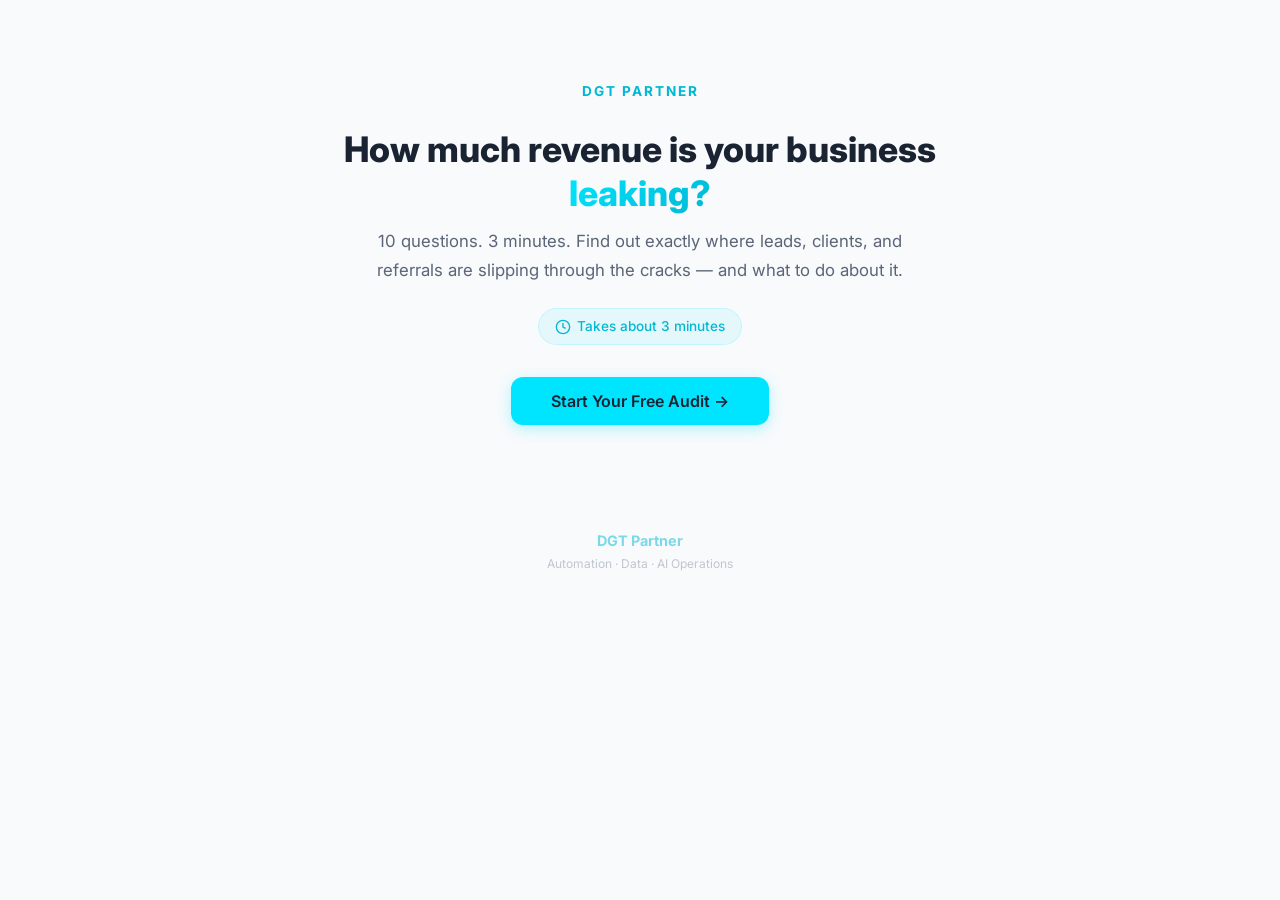
<file: public/dgt-system-audit-v2.html>
<!DOCTYPE html>
<html lang="en">
<head>
<meta charset="UTF-8">
<meta name="viewport" content="width=device-width, initial-scale=1.0">
<title>Business Operations Audit — DGT Partner</title>
<meta name="description" content="Free 3-minute audit: find out exactly where your business is leaking leads, clients, and revenue — and what to fix first.">
<meta property="og:title" content="How Much Revenue Is Your Business Leaking? — Free Audit">
<meta property="og:description" content="10 questions. 3 minutes. Find out where leads, clients, and referrals are slipping through the cracks.">
<meta property="og:type" content="website">
<link href="https://fonts.googleapis.com/css2?family=Inter:wght@300;400;500;600;700;800;900&display=swap" rel="stylesheet">
<style>
*{box-sizing:border-box;margin:0;padding:0}
:root{
  --bg:#f8fafc;--card:#ffffff;--text:#1a2332;--muted:#5a6577;--light:#8a93a3;
  --accent:#00e5ff;--accent-dark:#00b8d4;--accent-glow:rgba(0,229,255,0.3);
  --border:#e2e8f0;--surface:#f1f5f9;
  --green:#10b981;--yellow:#f59e0b;--red:#ef4444;--orange:#f97316;
  --navy:#1a2332;
}
body{font-family:'Inter',system-ui,-apple-system,sans-serif;background:var(--bg);color:var(--text);line-height:1.7;min-height:100vh}

.container{max-width:720px;margin:0 auto;padding:2rem 1.5rem 4rem}

/* -- Hero -- */
.audit-hero{text-align:center;padding:3rem 1rem 2.5rem;margin-bottom:2rem}
.audit-hero .brand{font-size:.85rem;color:var(--accent-dark);font-weight:700;letter-spacing:2px;text-transform:uppercase;margin-bottom:1.5rem}
.audit-hero h1{font-size:2.2rem;font-weight:800;color:var(--navy);line-height:1.25;margin-bottom:.75rem}
.audit-hero h1 span{background:linear-gradient(135deg,#00e5ff,#00b8d4);-webkit-background-clip:text;-webkit-text-fill-color:transparent;background-clip:text}
.audit-hero .subtitle{font-size:1.05rem;color:var(--muted);max-width:540px;margin:0 auto .5rem}
.audit-hero .time-badge{display:inline-flex;align-items:center;gap:6px;margin-top:1rem;font-size:.85rem;color:var(--accent-dark);font-weight:500;background:rgba(0,229,255,0.08);padding:6px 16px;border-radius:20px;border:1px solid rgba(0,229,255,0.15)}
.audit-hero .time-badge svg{width:16px;height:16px}

/* -- Progress -- */
.progress-wrap{position:sticky;top:0;z-index:100;background:var(--bg);padding:1rem 0 .75rem;border-bottom:1px solid var(--border);margin-bottom:2rem;transition:box-shadow .3s}
.progress-wrap.scrolled{box-shadow:0 2px 12px rgba(0,0,0,.06)}
.progress-bar-track{height:6px;background:var(--surface);border-radius:3px;overflow:hidden}
.progress-bar-fill{height:100%;background:linear-gradient(90deg,#00e5ff,#00b8d4);border-radius:3px;transition:width .4s cubic-bezier(.4,0,.2,1);width:0%}
.progress-text{display:flex;justify-content:space-between;margin-top:6px;font-size:.75rem;color:var(--light);font-weight:500}

/* -- Question Card -- */
.question-card{background:var(--card);border:1px solid var(--border);border-radius:16px;padding:2rem 2rem 1.75rem;margin-bottom:1.25rem;opacity:0;transform:translateY(20px);animation:slideUp .5s forwards;box-shadow:0 1px 3px rgba(0,0,0,.04)}
@keyframes slideUp{to{opacity:1;transform:translateY(0)}}
.question-card .category{font-size:.7rem;text-transform:uppercase;letter-spacing:1.5px;color:var(--accent-dark);font-weight:700;margin-bottom:.5rem}
.question-card .q-number{font-size:.85rem;color:var(--light);margin-bottom:.25rem}
.question-card h3{font-size:1.2rem;font-weight:600;color:var(--text);margin-bottom:1.25rem;line-height:1.4}

/* -- Answer Options -- */
.options{display:flex;flex-direction:column;gap:.6rem}
.option{position:relative;display:flex;align-items:flex-start;gap:12px;padding:14px 16px;border:2px solid var(--border);border-radius:12px;cursor:pointer;transition:all .2s;background:var(--card)}
.option:hover{border-color:var(--accent-dark);background:rgba(0,229,255,0.03)}
.option.selected{border-color:var(--accent);background:rgba(0,229,255,0.06);box-shadow:0 0 12px var(--accent-glow)}
.option.selected .radio-dot{background:var(--accent);border-color:var(--accent)}
.option.selected .radio-dot::after{opacity:1;transform:scale(1)}
.radio-dot{flex-shrink:0;width:22px;height:22px;border-radius:50%;border:2px solid var(--border);background:#fff;margin-top:1px;position:relative;transition:all .2s}
.radio-dot::after{content:'';position:absolute;top:4px;left:4px;width:10px;height:10px;border-radius:50%;background:#fff;opacity:0;transform:scale(.5);transition:all .2s}
.option-text{font-size:.92rem;color:var(--text);line-height:1.5}

/* -- Navigation -- */
.nav-buttons{display:flex;justify-content:space-between;align-items:center;margin-top:1.5rem;gap:1rem}
.btn{font-family:'Inter',system-ui,sans-serif;font-size:.9rem;font-weight:600;padding:12px 28px;border-radius:10px;border:none;cursor:pointer;transition:all .2s}
.btn-primary{background:var(--accent);color:var(--navy);box-shadow:0 4px 14px var(--accent-glow)}
.btn-primary:hover{background:var(--accent-dark);transform:translateY(-1px);box-shadow:0 6px 20px var(--accent-glow)}
.btn-primary:disabled{opacity:.4;cursor:not-allowed;transform:none;box-shadow:none}
.btn-secondary{background:transparent;color:var(--muted);border:1.5px solid var(--border)}
.btn-secondary:hover{border-color:var(--accent);color:var(--accent-dark)}
.btn-cta{background:var(--accent);color:var(--navy);font-size:1rem;font-weight:700;padding:16px 36px;border-radius:12px;width:100%;box-shadow:0 4px 20px var(--accent-glow)}
.btn-cta:hover{background:var(--accent-dark);transform:translateY(-1px);box-shadow:0 8px 30px var(--accent-glow)}
.btn-cta:disabled{opacity:.5;cursor:not-allowed;transform:none;box-shadow:none}

/* -- Results -- */
.results-section{display:none}
.results-section.active{display:block}

.score-hero{text-align:center;padding:3rem 1.5rem;background:var(--card);border:1px solid var(--border);border-radius:20px;margin-bottom:1.5rem;position:relative;overflow:hidden;box-shadow:0 1px 3px rgba(0,0,0,.04)}
.score-hero::before{content:'';position:absolute;top:-60px;right:-60px;width:200px;height:200px;border-radius:50%;opacity:.06}
.score-hero .score-number{font-size:5rem;font-weight:800;line-height:1;margin-bottom:.25rem}
.score-hero .score-of{font-size:1rem;color:var(--light);margin-bottom:.5rem}
.score-hero .score-label{font-size:1.5rem;font-weight:700;margin-bottom:.5rem}
.score-hero .score-summary{font-size:1rem;color:var(--muted);max-width:480px;margin:0 auto;line-height:1.65}

.score-hero.tier-machine .score-number{color:var(--green)}
.score-hero.tier-machine .score-label{color:var(--green)}
.score-hero.tier-machine::before{background:var(--green)}
.score-hero.tier-fragile .score-number{color:var(--yellow)}
.score-hero.tier-fragile .score-label{color:var(--yellow)}
.score-hero.tier-fragile::before{background:var(--yellow)}
.score-hero.tier-leaking .score-number{color:var(--orange)}
.score-hero.tier-leaking .score-label{color:var(--orange)}
.score-hero.tier-leaking::before{background:var(--orange)}
.score-hero.tier-blind .score-number{color:var(--red)}
.score-hero.tier-blind .score-label{color:var(--red)}
.score-hero.tier-blind::before{background:var(--red)}

/* -- Category Bars -- */
.category-breakdown{background:var(--card);border:1px solid var(--border);border-radius:16px;padding:1.75rem 2rem;margin-bottom:1.5rem;box-shadow:0 1px 3px rgba(0,0,0,.04)}
.category-breakdown h3{font-size:1.1rem;font-weight:700;color:var(--text);margin-bottom:1.25rem}
.cat-row{margin-bottom:1rem}
.cat-row:last-child{margin-bottom:0}
.cat-header{display:flex;justify-content:space-between;align-items:baseline;margin-bottom:4px}
.cat-name{font-size:.85rem;font-weight:600;color:var(--text)}
.cat-score{font-size:.8rem;font-weight:700;color:var(--accent-dark)}

.cat-bar{height:8px;background:var(--surface);border-radius:4px;overflow:hidden}
.cat-bar-fill{height:100%;border-radius:4px;transition:width 1s cubic-bezier(.4,0,.2,1)}

/* -- Stat Callout -- */
.stat-callout{background:rgba(0,229,255,0.06);border-left:4px solid var(--accent);border-radius:0 12px 12px 0;padding:1.25rem 1.5rem;margin-bottom:1.5rem}
.stat-callout .stat-big{font-size:1.3rem;font-weight:800;color:var(--accent-dark);margin-bottom:.25rem}
.stat-callout p{font-size:.9rem;color:var(--muted);margin:0}

/* -- Detailed Report -- */
.detailed-report{display:none}
.detailed-report.active{display:block}
.report-card{background:var(--card);border:1px solid var(--border);border-radius:14px;padding:1.5rem 1.75rem;margin-bottom:1rem;opacity:0;animation:slideUp .5s forwards;box-shadow:0 1px 3px rgba(0,0,0,.04)}
.report-card .report-cat{font-size:.7rem;text-transform:uppercase;letter-spacing:1.5px;color:var(--accent-dark);font-weight:700;margin-bottom:.35rem}
.report-card h4{font-size:1.05rem;font-weight:600;color:var(--text);margin-bottom:.15rem}
.report-card .your-answer{font-size:.85rem;color:var(--light);margin-bottom:.6rem;font-style:italic}
.report-card .recommendation{font-size:.9rem;color:var(--muted);line-height:1.65}

.revenue-impact{background:linear-gradient(135deg,var(--navy) 0%,#253347 100%);border-radius:16px;padding:2rem;color:#fff;text-align:center;margin-bottom:1.5rem}
.revenue-impact h3{font-size:1.15rem;font-weight:600;margin-bottom:.25rem;opacity:.9}
.revenue-impact .rev-number{font-size:2.5rem;font-weight:800;margin-bottom:.35rem;color:var(--accent)}
.revenue-impact p{font-size:.88rem;opacity:.8;max-width:420px;margin:0 auto}

.final-cta{text-align:center;padding:2.5rem 1.5rem;background:var(--card);border:2px solid var(--accent);border-radius:16px;margin-bottom:1rem;box-shadow:0 0 20px var(--accent-glow)}
.final-cta h3{font-size:1.35rem;font-weight:700;color:var(--text);margin-bottom:.5rem}
.final-cta p{font-size:.92rem;color:var(--muted);margin-bottom:1.5rem;max-width:440px;margin-left:auto;margin-right:auto}

.audit-footer{text-align:center;padding:2rem 0 1rem;margin-top:1rem;opacity:.5}
.audit-footer .brand{font-size:.9rem;color:var(--accent-dark);font-weight:700}
.audit-footer p{font-size:.75rem;color:var(--light)}

@media(max-width:600px){
  .container{padding:1.25rem 1rem 3rem}
  .audit-hero h1{font-size:1.7rem}
  .question-card{padding:1.5rem 1.25rem}
  .score-hero{padding:2rem 1.25rem}
  .score-hero .score-number{font-size:3.5rem}
  .category-breakdown{padding:1.25rem}
  .report-card{padding:1.25rem}
}

.hidden{display:none !important}
</style>
</head>
<body>

<div class="container">

  <!-- HERO -->
  <div class="audit-hero" id="heroSection">
    <div class="brand">DGT Partner</div>
    <h1>How much revenue is your business <span>leaking?</span></h1>
    <p class="subtitle">10 questions. 3 minutes. Find out exactly where leads, clients, and referrals are slipping through the cracks — and what to do about it.</p>
    <div class="time-badge">
      <svg viewBox="0 0 24 24" fill="none" stroke="currentColor" stroke-width="2"><circle cx="12" cy="12" r="10"/><polyline points="12 6 12 12 16 14"/></svg>
      Takes about 3 minutes
    </div>
    <div style="margin-top:2rem">
      <button class="btn btn-primary" onclick="startAudit()" style="font-size:1rem;padding:14px 40px;border-radius:12px">Start Your Free Audit →</button>
    </div>
  </div>

  <!-- PROGRESS BAR -->
  <div class="progress-wrap hidden" id="progressWrap">
    <div class="progress-bar-track"><div class="progress-bar-fill" id="progressFill"></div></div>
    <div class="progress-text">
      <span id="progressLabel">Question 1 of 10</span>
      <span id="progressCategory"></span>
    </div>
  </div>

  <!-- QUESTIONS -->
  <div id="questionsContainer" class="hidden"></div>

  <!-- RESULTS -->
  <div class="results-section" id="resultsSection">
    <div class="score-hero" id="scoreHero">
      <div class="score-number" id="scoreNumber">--</div>
      <div class="score-of">out of 100</div>
      <div class="score-label" id="scoreLabel">--</div>
      <p class="score-summary" id="scoreSummary"></p>
    </div>

    <div class="category-breakdown" id="categoryBreakdown">
      <h3>Your scores by category</h3>
      <div id="categoryBars"></div>
    </div>

    <div class="stat-callout" id="statCallout">
      <div class="stat-big" id="statBig"></div>
      <p id="statText"></p>
    </div>

    <!-- CTA to form page -->
    <div class="final-cta" id="midCta">
      <h3>Want us to walk through your results?</h3>
      <p>Book a free 30-minute discovery call. We'll review your audit together and show you exactly what to fix first — no pitch, no pressure.</p>
      <a href="form.html" class="btn btn-cta" id="midCtaLink" style="display:inline-block;text-decoration:none;width:auto;padding:16px 48px">Book Your Discovery Call →</a>
    </div>

    <!-- DETAILED REPORT -->
    <div class="detailed-report" id="detailedReport">
      <div id="reportCards"></div>
      <div class="revenue-impact" id="revenueImpact">
        <h3>Your estimated annual revenue impact</h3>
        <div class="rev-number" id="revNumber"></div>
        <p id="revText"></p>
      </div>
      <div class="final-cta">
        <h3>Ready to plug the leaks?</h3>
        <p>Book a free 30-minute discovery call. We'll walk through your results together and show you exactly what to fix first — no pitch, no pressure.</p>
        <a href="form.html" class="btn btn-cta" id="finalCtaLink" style="display:inline-block;text-decoration:none;width:auto;padding:16px 48px">Book Your Discovery Call →</a>
      </div>
    </div>
  </div>

  <div class="audit-footer">
    <div class="brand">DGT Partner</div>
    <p>Automation · Data · AI Operations</p>
  </div>

</div>

<script>
const ZAPIER_WEBHOOK_URL = 'https://hooks.zapier.com/hooks/catch/26955810/upj226o/';
const CALENDLY_URL = 'https://calendly.com/eomole-dgtpartner/30min?month=2026-03';

const urlParams = new URLSearchParams(window.location.search);
const utmData = {
  utm_source:   urlParams.get('utm_source')   || '',
  utm_medium:   urlParams.get('utm_medium')   || '',
  utm_campaign: urlParams.get('utm_campaign') || '',
  utm_content:  urlParams.get('utm_content')  || '',
  referrer:     document.referrer || ''
};

const questions = [
  {
    id: 1, category: "Lead Capture", categoryKey: "lead_capture",
    question: "When a new lead reaches out — call, DM, email, referral — what's the process from first contact to booked appointment?",
    options: [
      { text: "I respond when I see it and try to schedule something manually", points: 3 },
      { text: "I usually respond quickly, but there's no automatic follow-up if they don't reply", points: 5 },
      { text: "Every lead gets an instant response, automatic follow-up, and a booking link — no matter the channel", points: 10 },
      { text: "There's no real process — it depends on how busy I am that day", points: 0 }
    ]
  },
  {
    id: 2, category: "Lead Capture", categoryKey: "lead_capture",
    question: "How many channels can a new lead reach you through — and are they connected?",
    options: [
      { text: "Mostly just phone and email", points: 3 },
      { text: "Phone, email, and social media — but I check them manually", points: 5 },
      { text: "Multiple channels, and they all feed into one system automatically", points: 10 },
      { text: "I'm not sure where my leads actually come from", points: 0 }
    ]
  },
  {
    id: 3, category: "Follow-Up & Nurture", categoryKey: "followup",
    question: "When you finish a job or close a deal, what happens to that client in your system?",
    options: [
      { text: "Nothing specific — the file gets closed", points: 2 },
      { text: "I try to send a thank-you or check-in but it's inconsistent", points: 5 },
      { text: "They automatically enter a follow-up sequence (email/text at set intervals)", points: 10 },
      { text: "I don't have a system — they're in my phone contacts or a spreadsheet", points: 0 }
    ]
  },
  {
    id: 4, category: "Follow-Up & Nurture", categoryKey: "followup",
    question: "How do you stay in touch with past clients who might need you again?",
    options: [
      { text: "I don't — I focus on new business", points: 0 },
      { text: "I send holiday cards or occasional emails when I remember", points: 3 },
      { text: "Automated campaigns go out on a schedule (birthday, anniversary, check-ins)", points: 10 },
      { text: "I've been meaning to set this up", points: 1 }
    ]
  },
  {
    id: 5, category: "Referral Network", categoryKey: "referrals",
    question: "How do you track who sends you referrals?",
    options: [
      { text: "I keep it in my head — I know who my people are", points: 2 },
      { text: "I have a list somewhere (spreadsheet, notes app, CRM field)", points: 5 },
      { text: "Every referral is logged with source attribution and automated thank-yous", points: 10 },
      { text: "I don't really track this", points: 0 }
    ]
  },
  {
    id: 6, category: "Renewals & Revenue Protection", categoryKey: "renewals",
    question: "How do you make sure clients who should come back to you — for repeat service, a renewal, or a new need — actually do?",
    options: [
      { text: "I wait for them to reach out when they're ready", points: 1 },
      { text: "I try to check in manually, but I lose track of who's due and when", points: 4 },
      { text: "The system tracks key dates and triggers outreach automatically — months before they're due", points: 10 },
      { text: "I don't have a way to track this — if they come back, great, if not, I move on", points: 0 }
    ]
  },
  {
    id: 7, category: "Renewals & Revenue Protection", categoryKey: "renewals",
    question: "Think about the past 12 months. How many past clients do you think went elsewhere — not because you did bad work, but because nobody followed up?",
    options: [
      { text: "None that I know of", points: 7 },
      { text: "Maybe 1\u20132", points: 4 },
      { text: "Probably 3\u20135", points: 2 },
      { text: "More than 5 — or honestly, I'd have no way to know", points: 0 }
    ]
  },
  {
    id: 8, category: "Tools & Data Ownership", categoryKey: "tools",
    question: "What does your current tool setup look like for managing clients, leads, and communication?",
    options: [
      { text: "I use a CRM and most of my tools are connected", points: 10 },
      { text: "I use a few tools (spreadsheets, email, maybe a CRM) but they don't talk to each other", points: 5 },
      { text: "It's mostly manual — phone contacts, email inbox, maybe a notebook or spreadsheet", points: 2 },
      { text: "I use whatever my company or platform provides — I haven't set up my own system", points: 0 }
    ]
  },
  {
    id: 9, category: "Tools & Data Ownership", categoryKey: "tools",
    question: "How many separate tools or apps do you pay for to run your business operations? (CRM, email marketing, scheduling, texting, forms, spreadsheets, etc.)",
    options: [
      { text: "1\u20132 and they work well together", points: 10 },
      { text: "3\u20134 — there's some overlap and they don't all connect", points: 5 },
      { text: "5+ — I'm probably paying for things I don't fully use", points: 2 },
      { text: "I'm not sure what I'm paying for at this point", points: 0 }
    ]
  },
  {
    id: 10, category: "Tools & Data Ownership", categoryKey: "tools",
    question: "If you switched companies, left your current platform, or changed how you operate tomorrow — could you take your full client list and history with you?",
    options: [
      { text: "Yes — I own my CRM and all my data", points: 10 },
      { text: "I think so, but I'd have to export and it would be messy", points: 5 },
      { text: "No — most of my client data lives in a system I don't control", points: 1 },
      { text: "I've never thought about this", points: 0 }
    ]
  }
];

const categories = {
  lead_capture: { label: "Lead Capture",                maxPoints: 20, color: "#00b8d4" },
  followup:     { label: "Follow-Up & Nurture",         maxPoints: 20, color: "#00acc1" },
  referrals:    { label: "Referral Network",             maxPoints: 10, color: "#0097a7" },
  renewals:     { label: "Renewals & Revenue Protection", maxPoints: 20, color: "#00838f" },
  tools:        { label: "Tools & Data Ownership",       maxPoints: 30, color: "#006064" }
};

const tiers = [
  {
    id: "machine", min: 80, max: 100,
    label: "Operational Machine",
    summary: "Your systems are strong — you're ahead of the vast majority of service businesses. There may still be optimization opportunities or an AI layer that could save you hours per week, but the foundation is solid.",
    stat: "Top 10%", statText: "of service businesses have this level of operational maturity. You're in rare company."
  },
  {
    id: "fragile", min: 50, max: 79,
    label: "Functional but Fragile",
    summary: "Things work when you're on top of them. But you are the system — and that doesn't scale. One busy week, one vacation, one new hire, and things start falling through the cracks.",
    stat: "63%", statText: "of businesses at this stage report losing at least 2\u20133 clients per year simply because no one followed up in time."
  },
  {
    id: "leaking", min: 25, max: 49,
    label: "Leaking Revenue",
    summary: "You're losing clients, referrals, and repeat business to disorganization. Not because you're bad at your job — because there's no system catching what you can't personally track. The upside from fixing this is significant.",
    stat: "$38K \u2013 $185K", statText: "is the conservative annual upside most service businesses in this range recover after systematizing their operations."
  },
  {
    id: "blind", min: 0, max: 24,
    label: "Flying Blind",
    summary: "You're running a business on memory and manual effort. Every lead, every referral, every repeat client depends on you remembering to act. The good news: the ROI on fixing this is massive — one recovered client likely pays for the entire system.",
    stat: "5\u00d7 more likely", statText: "to lose a client in the next 12 months. Businesses without any follow-up system lose clients at 5\u00d7 the rate of those with even basic automation."
  }
];

const recommendations = {
  lead_capture: {
    low: "You're leaving money on the table every time someone reaches out and there's no process to capture them. Whether you answer the call or not — without an automatic next step (booking link, follow-up text, CRM entry), leads go cold fast. An AI-assisted response system with auto-booking would capture leads 24/7 and ensure nothing dies in your inbox.",
    mid: "You've got some coverage, but there are gaps between first contact and booked appointment. If a lead doesn't respond to your first reply, what happens? Connecting all inbound channels into one system with automatic follow-up sequences would close that gap.",
    high: "Your lead capture is solid. Consider adding lead scoring to prioritize high-value inquiries and route them to the right response faster."
  },
  followup: {
    low: "Past clients are your most profitable source of new revenue — and right now they're going silent after the job is done. A 12-month automated nurture sequence (check-ins, value emails, anniversary touchpoints) would keep you top-of-mind without adding to your workload.",
    mid: "You're doing some follow-up, but inconsistency is the killer. Automating your sequences so they run whether or not you remember would immediately protect repeat revenue.",
    high: "Strong follow-up game. You might benefit from segmenting your sequences by client value or service type for even better response rates."
  },
  referrals: {
    low: "Your referral network is your most valuable asset and it's completely untracked. A tiered referral partner system with automated thank-yous, quarterly check-ins, and source attribution would turn sporadic referrals into a predictable revenue channel.",
    mid: "You know who sends you business, but you're not systematically nurturing those relationships. Automating the gratitude loop (instant thank-you, quarterly touchpoints, annual review) would increase referral volume measurably.",
    high: "Your referral tracking is well-organized. Consider adding reward tiers or co-marketing with your top partners to deepen those relationships further."
  },
  renewals: {
    low: "This is likely where you're losing the most money. Without a system that tracks when clients should come back and proactively reaches out, you're waiting for them to remember you. Meanwhile, anyone who does follow up — even a generic newsletter — gets there first. Setting up date-triggered campaigns 90, 60, and 30 days before key dates would change this completely.",
    mid: "You're aware of the problem but the execution isn't automated. The gap between knowing a client is due and actually running a multi-touch outreach sequence is where revenue disappears.",
    high: "Your renewal and repeat business tracking is strong. Look into predictive signals — engagement drop-off, response patterns — to flag at-risk clients before the renewal window even opens."
  },
  tools: {
    low: "Your tools are either disconnected, redundant, or nonexistent — which means you're spending hours on manual work that software should handle, and your client data is scattered across systems you may not even control. A consolidated stack (CRM + automation + communication in one ecosystem) would cut your software costs, eliminate manual data entry, and give you a single source of truth you actually own.",
    mid: "Your tools partially work but the gaps between them are costing you time and data. Integration (via Zapier or Make) or consolidation (moving to a unified platform) would close those gaps and give you a real dashboard instead of five half-used apps.",
    high: "Your tool stack is clean and connected. Make sure you fully own your data — if you can export your complete client history, communication records, and deal data at any time, you're in great shape."
  }
};

let currentQuestion = 0;
let answers = {};

function startAudit() {
  document.getElementById('heroSection').classList.add('hidden');
  document.getElementById('progressWrap').classList.remove('hidden');
  document.getElementById('questionsContainer').classList.remove('hidden');
  renderQuestion(0);
  window.scrollTo({ top: 0, behavior: 'smooth' });
}

function renderQuestion(index) {
  const q = questions[index];
  const container = document.getElementById('questionsContainer');

  container.innerHTML = `
    <div class="question-card">
      <div class="category">${q.category}</div>
      <div class="q-number">Question ${q.id} of 10</div>
      <h3>${q.question}</h3>
      <div class="options">
        ${q.options.map((opt, i) => `
          <div class="option ${answers[q.id] === i ? 'selected' : ''}" onclick="selectOption(${q.id}, ${i}, ${opt.points})">
            <div class="radio-dot"></div>
            <div class="option-text">${opt.text}</div>
          </div>
        `).join('')}
      </div>
    </div>
    <div class="nav-buttons">
      <button class="btn btn-secondary ${index === 0 ? 'hidden' : ''}" onclick="goBack()">\u2190 Back</button>
      <div></div>
      <button class="btn btn-primary" id="nextBtn" ${answers[q.id] === undefined ? 'disabled' : ''} onclick="goNext()">
        ${index === questions.length - 1 ? 'See My Results \u2192' : 'Next \u2192'}
      </button>
    </div>
  `;

  updateProgress(index);
}

function selectOption(questionId, optionIndex, points) {
  answers[questionId] = optionIndex;
  answers[`${questionId}_points`] = points;

  document.querySelectorAll('.option').forEach((el, i) => {
    el.classList.toggle('selected', i === optionIndex);
  });
  document.getElementById('nextBtn').disabled = false;
}

function goBack() {
  if (currentQuestion > 0) {
    currentQuestion--;
    renderQuestion(currentQuestion);
    window.scrollTo({ top: 0, behavior: 'smooth' });
  }
}

function goNext() {
  if (currentQuestion < questions.length - 1) {
    currentQuestion++;
    renderQuestion(currentQuestion);
    window.scrollTo({ top: 0, behavior: 'smooth' });
  } else {
    showResults();
  }
}

function updateProgress(index) {
  const pct = ((index + 1) / questions.length) * 100;
  document.getElementById('progressFill').style.width = pct + '%';
  document.getElementById('progressLabel').textContent = `Question ${index + 1} of ${questions.length}`;
  document.getElementById('progressCategory').textContent = questions[index].category;
}

function calculateScores() {
  const catScores = {};
  Object.keys(categories).forEach(k => catScores[k] = 0);

  questions.forEach(q => {
    const pts = answers[`${q.id}_points`] || 0;
    catScores[q.categoryKey] += pts;
  });

  const total = Object.values(catScores).reduce((a, b) => a + b, 0);
  return { total, catScores };
}

function getTier(total) {
  return tiers.find(t => total >= t.min && total <= t.max) || tiers[tiers.length - 1];
}

function getWeakestCategory(catScores) {
  let weakest = null;
  let lowest = Infinity;
  Object.entries(catScores).forEach(([key, score]) => {
    const pct = score / categories[key].maxPoints;
    if (pct < lowest) { lowest = pct; weakest = key; }
  });
  return weakest;
}

function showResults() {
  document.getElementById('questionsContainer').classList.add('hidden');
  document.getElementById('progressWrap').classList.add('hidden');
  document.getElementById('resultsSection').classList.add('active');

  const { total, catScores } = calculateScores();
  const tier = getTier(total);
  const weakest = getWeakestCategory(catScores);

  const heroEl = document.getElementById('scoreHero');
  heroEl.className = `score-hero tier-${tier.id}`;
  document.getElementById('scoreNumber').textContent = total;
  document.getElementById('scoreLabel').textContent = tier.label;
  document.getElementById('scoreSummary').textContent = tier.summary;

  const barsContainer = document.getElementById('categoryBars');
  barsContainer.innerHTML = '';
  Object.entries(categories).forEach(([key, cat]) => {
    const score = catScores[key];
    const pct = Math.round((score / cat.maxPoints) * 100);
    const row = document.createElement('div');
    row.className = 'cat-row';
    row.innerHTML = `
      <div class="cat-header">
        <span class="cat-name">${cat.label}</span>
        <span class="cat-score">${score} / ${cat.maxPoints}</span>
      </div>
      <div class="cat-bar">
        <div class="cat-bar-fill" style="width:0%;background:${cat.color}"></div>
      </div>
    `;
    barsContainer.appendChild(row);
    setTimeout(() => {
      row.querySelector('.cat-bar-fill').style.width = pct + '%';
    }, 300);
  });

  document.getElementById('statBig').textContent = tier.stat;
  document.getElementById('statText').textContent = tier.statText;

  window._auditData = { total, catScores, tier, weakest };

  document.getElementById('detailedReport').classList.add('active');
  generateDetailedReport();

  const params = new URLSearchParams();
  params.set('score', total);
  params.set('tier', tier.label);
  params.set('weakest', categories[weakest].label);
  const formUrl = `form.html?${params.toString()}`;
  document.querySelectorAll('#midCtaLink, #finalCtaLink').forEach(link => {
    if (link) link.href = formUrl;
  });

  window.scrollTo({ top: 0, behavior: 'smooth' });
}

function generateDetailedReport() {
  const { total, catScores, tier, weakest } = window._auditData;
  const reportContainer = document.getElementById('reportCards');
  reportContainer.innerHTML = '';

  let delay = 0;
  Object.entries(categories).forEach(([key, cat]) => {
    const score = catScores[key];
    const pct = score / cat.maxPoints;
    let level = 'low';
    if (pct >= 0.7) level = 'high';
    else if (pct >= 0.4) level = 'mid';

    const rec = recommendations[key][level];

    const catQuestions = questions.filter(q => q.categoryKey === key);
    const answerTexts = catQuestions.map(q => {
      const idx = answers[q.id];
      return idx !== undefined ? q.options[idx].text : 'Not answered';
    });

    const statusIcon = pct < 0.4 ? '\u26a0\ufe0f Needs attention' : pct < 0.7 ? '\u2192 Room to improve' : '\u2713 Strong';

    const card = document.createElement('div');
    card.className = 'report-card';
    card.style.animationDelay = delay + 's';
    delay += 0.1;
    card.innerHTML = `
      <div class="report-cat">${cat.label} \u2014 ${score}/${cat.maxPoints}</div>
      <h4>${statusIcon}</h4>
      <div class="your-answer">Your answers: \u201c${answerTexts.join('\u201d \u00b7 \u201c')}\u201d</div>
      <div class="recommendation">${rec}</div>
    `;
    reportContainer.appendChild(card);
  });

  let revLow, revHigh;
  if (total <= 24)      { revLow = 50000;  revHigh = 185000; }
  else if (total <= 49) { revLow = 38000;  revHigh = 120000; }
  else if (total <= 79) { revLow = 15000;  revHigh = 60000;  }
  else                  { revLow = 5000;   revHigh = 20000;  }

  document.getElementById('revNumber').textContent =
    `$${(revLow/1000).toFixed(0)}K \u2013 $${(revHigh/1000).toFixed(0)}K / year`;
  document.getElementById('revText').textContent =
    `Based on your score of ${total}/100, this is the conservative estimated annual revenue you could recover by systematizing your weakest areas \u2014 especially ${categories[weakest].label.toLowerCase()}.`;
}

window.addEventListener('scroll', () => {
  const pw = document.getElementById('progressWrap');
  if (pw && !pw.classList.contains('hidden')) {
    pw.classList.toggle('scrolled', window.scrollY > 20);
  }
});
</script>

</body>
</html>
</file>
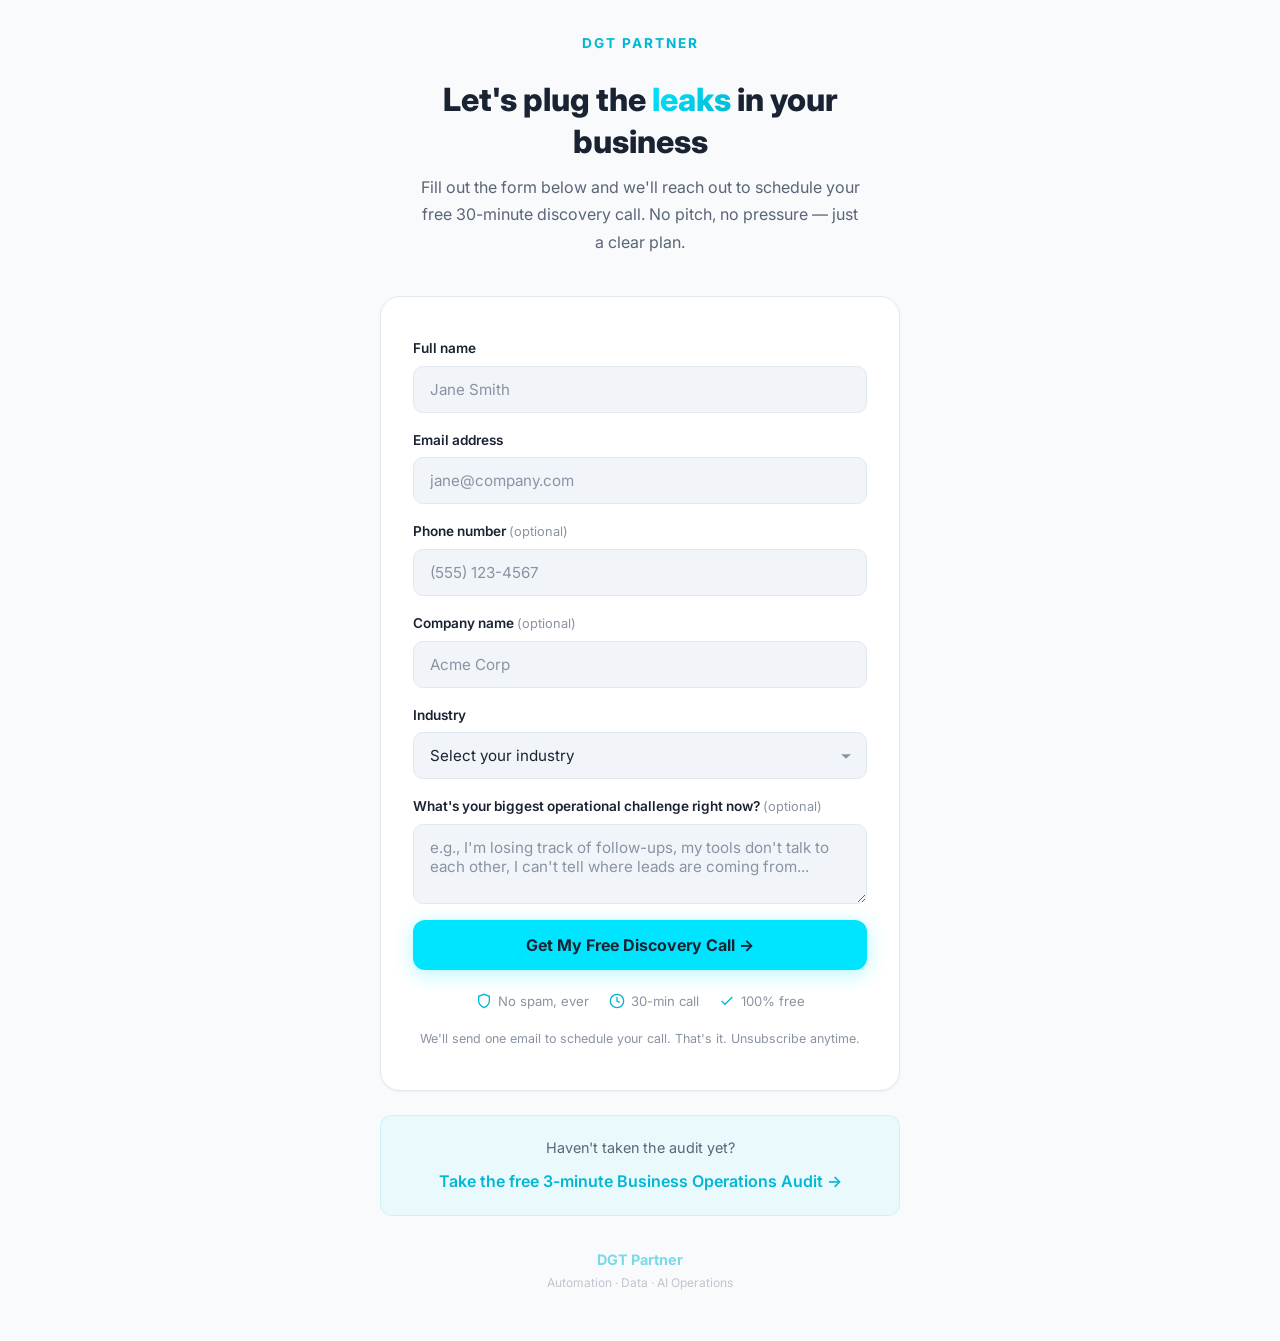
<file: public/form.html>
<!DOCTYPE html>
<html lang="en">
<head>
<meta charset="UTF-8">
<meta name="viewport" content="width=device-width, initial-scale=1.0">
<title>Book Your Free Discovery Call — DGT Partner</title>
<meta name="description" content="Book a free 30-minute discovery call with DGT Partner. We'll show you exactly where your business is leaking revenue — and what to fix first.">
<meta property="og:title" content="Book Your Free Discovery Call — DGT Partner">
<meta property="og:description" content="30 minutes. No pitch, no pressure. Just a clear plan to plug the leaks in your business operations.">
<meta property="og:type" content="website">
<link href="https://fonts.googleapis.com/css2?family=Inter:wght@300;400;500;600;700;800;900&display=swap" rel="stylesheet">
<style>
*{box-sizing:border-box;margin:0;padding:0}
:root{
  --bg:#f8fafc;--card:#ffffff;--text:#1a2332;--muted:#5a6577;--light:#8a93a3;
  --accent:#00e5ff;--accent-dark:#00b8d4;--accent-glow:rgba(0,229,255,0.3);
  --border:#e2e8f0;--surface:#f1f5f9;
  --green:#10b981;--red:#ef4444;
  --navy:#1a2332;
}
body{font-family:'Inter',system-ui,-apple-system,sans-serif;background:var(--bg);color:var(--text);line-height:1.7;min-height:100vh;display:flex;flex-direction:column;align-items:center;justify-content:center;padding:2rem 1rem}

.form-container{max-width:520px;width:100%;margin:0 auto}

.form-hero{text-align:center;margin-bottom:2.5rem}
.form-hero .brand{font-size:.85rem;color:var(--accent-dark);font-weight:700;letter-spacing:2px;text-transform:uppercase;margin-bottom:1.5rem}
.form-hero h1{font-size:2rem;font-weight:800;color:var(--navy);line-height:1.3;margin-bottom:.75rem}
.form-hero h1 span{background:linear-gradient(135deg,#00e5ff,#00b8d4);-webkit-background-clip:text;-webkit-text-fill-color:transparent;background-clip:text}
.form-hero p{font-size:1rem;color:var(--muted);max-width:440px;margin:0 auto}

.form-card{background:var(--card);border:1px solid var(--border);border-radius:20px;padding:2.5rem 2rem;margin-bottom:1.5rem;box-shadow:0 1px 3px rgba(0,0,0,.04)}

.form-group{margin-bottom:1rem}
.form-group label{display:block;font-size:.85rem;font-weight:600;color:var(--text);margin-bottom:.35rem}
.form-group .optional{font-weight:400;color:var(--light);font-size:.8rem}
.form-input{display:block;width:100%;padding:13px 16px;border:1.5px solid var(--border);border-radius:10px;font-family:'Inter',system-ui,sans-serif;font-size:.95rem;background:var(--surface);transition:border-color .2s,box-shadow .2s;color:var(--text)}
.form-input:focus{outline:none;border-color:var(--accent);box-shadow:0 0 0 3px var(--accent-glow)}
.form-input::placeholder{color:var(--light)}
.form-select{appearance:none;background-image:url("data:image/svg+xml,%3Csvg xmlns='http://www.w3.org/2000/svg' width='12' height='12' fill='%238a93a3' viewBox='0 0 16 16'%3E%3Cpath d='M1.5 5.5l6.5 6 6.5-6'/%3E%3C/svg%3E");background-repeat:no-repeat;background-position:right 14px center;padding-right:36px}
.form-select option{background:var(--card);color:var(--text)}
.form-textarea{resize:vertical;min-height:80px}

.form-error{color:var(--red);font-size:.85rem;margin-bottom:.75rem;display:none;text-align:center}

.form-success{display:none;text-align:center;padding:2rem 1.5rem}
.form-success .check-icon{width:64px;height:64px;background:var(--accent);border-radius:50%;display:inline-flex;align-items:center;justify-content:center;margin-bottom:1rem;box-shadow:0 4px 20px var(--accent-glow)}
.form-success .check-icon svg{width:32px;height:32px;color:var(--navy)}
.form-success h2{font-size:1.5rem;font-weight:800;color:var(--navy);margin-bottom:.5rem}
.form-success p{font-size:.95rem;color:var(--muted);margin-bottom:1.5rem}
.form-success .btn-calendar{display:inline-block;text-decoration:none;background:var(--accent);color:var(--navy);font-family:'Inter',system-ui,sans-serif;font-size:1rem;font-weight:700;padding:14px 36px;border-radius:12px;transition:all .2s;box-shadow:0 4px 20px var(--accent-glow)}
.form-success .btn-calendar:hover{background:var(--accent-dark);transform:translateY(-1px);box-shadow:0 8px 30px var(--accent-glow)}

.btn-submit{display:block;width:100%;font-family:'Inter',system-ui,sans-serif;font-size:1rem;font-weight:700;padding:15px 28px;border-radius:12px;border:none;cursor:pointer;transition:all .2s;background:var(--accent);color:var(--navy);margin-top:.5rem;box-shadow:0 4px 20px var(--accent-glow)}
.btn-submit:hover{background:var(--accent-dark);transform:translateY(-1px);box-shadow:0 8px 30px var(--accent-glow)}
.btn-submit:disabled{opacity:.5;cursor:not-allowed;transform:none;box-shadow:none}

.trust-signals{display:flex;flex-wrap:wrap;justify-content:center;gap:1.25rem;margin-top:1.25rem}
.trust-item{display:flex;align-items:center;gap:6px;font-size:.82rem;color:var(--light)}
.trust-item svg{width:16px;height:16px;color:var(--accent-dark);flex-shrink:0}

.form-disclaimer{text-align:center;font-size:.78rem;color:var(--light);margin-top:1rem}

.audit-link{text-align:center;margin-top:1.5rem;padding:1.25rem;background:rgba(0,229,255,0.06);border:1px solid rgba(0,229,255,0.15);border-radius:12px}
.audit-link p{font-size:.9rem;color:var(--muted);margin-bottom:.5rem}
.audit-link a{color:var(--accent-dark);font-weight:600;text-decoration:none}
.audit-link a:hover{text-decoration:underline}

.form-footer{text-align:center;padding:2rem 0 1rem;opacity:.5}
.form-footer .brand{font-size:.9rem;color:var(--accent-dark);font-weight:700}
.form-footer p{font-size:.75rem;color:var(--light)}

@media(max-width:600px){
  .form-hero h1{font-size:1.6rem}
  .form-card{padding:1.75rem 1.25rem}
}
</style>
</head>
<body>

<div class="form-container">

  <div class="form-hero">
    <div class="brand">DGT Partner</div>
    <h1>Let's plug the <span>leaks</span> in your business</h1>
    <p>Fill out the form below and we'll reach out to schedule your free 30-minute discovery call. No pitch, no pressure — just a clear plan.</p>
  </div>

  <div class="form-card" id="formCard">
    <div class="form-error" id="formError"></div>

    <form id="leadForm" onsubmit="handleSubmit(event)">
      <div class="form-group">
        <label for="formName">Full name</label>
        <input type="text" class="form-input" id="formName" placeholder="Jane Smith" required>
      </div>

      <div class="form-group">
        <label for="formEmail">Email address</label>
        <input type="email" class="form-input" id="formEmail" placeholder="jane@company.com" required>
      </div>

      <div class="form-group">
        <label for="formPhone">Phone number <span class="optional">(optional)</span></label>
        <input type="tel" class="form-input" id="formPhone" placeholder="(555) 123-4567">
      </div>

      <div class="form-group">
        <label for="formCompany">Company name <span class="optional">(optional)</span></label>
        <input type="text" class="form-input" id="formCompany" placeholder="Acme Corp">
      </div>

      <div class="form-group">
        <label for="formIndustry">Industry</label>
        <select class="form-input form-select" id="formIndustry" required>
          <option value="" disabled selected>Select your industry</option>
          <option value="real-estate">Real estate</option>
          <option value="mortgage">Mortgage / lending</option>
          <option value="insurance">Insurance</option>
          <option value="financial">Financial services</option>
          <option value="legal">Legal / accounting</option>
          <option value="health">Health & wellness</option>
          <option value="consulting">Consulting</option>
          <option value="trades">Trades & contractors</option>
          <option value="agency">Agency</option>
          <option value="other">Other</option>
        </select>
      </div>

      <div class="form-group">
        <label for="formChallenge">What's your biggest operational challenge right now? <span class="optional">(optional)</span></label>
        <textarea class="form-input form-textarea" id="formChallenge" placeholder="e.g., I'm losing track of follow-ups, my tools don't talk to each other, I can't tell where leads are coming from..."></textarea>
      </div>

      <button type="submit" class="btn-submit" id="submitBtn">Get My Free Discovery Call →</button>
    </form>

    <div class="trust-signals">
      <div class="trust-item">
        <svg viewBox="0 0 24 24" fill="none" stroke="currentColor" stroke-width="2"><path d="M12 22s8-4 8-10V5l-8-3-8 3v7c0 6 8 10 8 10z"/></svg>
        No spam, ever
      </div>
      <div class="trust-item">
        <svg viewBox="0 0 24 24" fill="none" stroke="currentColor" stroke-width="2"><circle cx="12" cy="12" r="10"/><polyline points="12 6 12 12 16 14"/></svg>
        30-min call
      </div>
      <div class="trust-item">
        <svg viewBox="0 0 24 24" fill="none" stroke="currentColor" stroke-width="2"><polyline points="20 6 9 17 4 12"/></svg>
        100% free
      </div>
    </div>

    <p class="form-disclaimer">We'll send one email to schedule your call. That's it. Unsubscribe anytime.</p>
  </div>

  <!-- Success state -->
  <div class="form-card form-success" id="formSuccess">
    <div class="check-icon">
      <svg viewBox="0 0 24 24" fill="none" stroke="currentColor" stroke-width="2.5"><polyline points="20 6 9 17 4 12"/></svg>
    </div>
    <h2>You're in!</h2>
    <p>We've received your info and will be in touch shortly. Want to get started right away? Book a time that works for you.</p>
    <a href="https://calendly.com/eomole-dgtpartner/30min?month=2026-03" target="_blank" class="btn-calendar">Book a Time Now →</a>
  </div>

  <div class="audit-link">
    <p>Haven't taken the audit yet?</p>
    <a href="dgt-system-audit-v2.html">Take the free 3-minute Business Operations Audit →</a>
  </div>

  <div class="form-footer">
    <div class="brand">DGT Partner</div>
    <p>Automation · Data · AI Operations</p>
  </div>

</div>

<script>
const ZAPIER_WEBHOOK_URL = 'https://hooks.zapier.com/hooks/catch/26955810/upj226o/';
const CALENDLY_URL = 'https://calendly.com/eomole-dgtpartner/30min?month=2026-03';

const urlParams = new URLSearchParams(window.location.search);
const utmData = {
  utm_source:   urlParams.get('utm_source')   || '',
  utm_medium:   urlParams.get('utm_medium')   || '',
  utm_campaign: urlParams.get('utm_campaign') || '',
  utm_content:  urlParams.get('utm_content')  || '',
  referrer:     document.referrer || ''
};

async function handleSubmit(e) {
  e.preventDefault();

  const name      = document.getElementById('formName').value.trim();
  const email     = document.getElementById('formEmail').value.trim();
  const phone     = document.getElementById('formPhone').value.trim();
  const company   = document.getElementById('formCompany').value.trim();
  const industry  = document.getElementById('formIndustry').value;
  const challenge = document.getElementById('formChallenge').value.trim();
  const errorEl   = document.getElementById('formError');
  const btn       = document.getElementById('submitBtn');

  errorEl.style.display = 'none';

  if (!name || !email) {
    errorEl.textContent = 'Please enter your name and email address.';
    errorEl.style.display = 'block';
    return;
  }
  if (!/^[^\s@]+@[^\s@]+\.[^\s@]+$/.test(email)) {
    errorEl.textContent = 'Please enter a valid email address.';
    errorEl.style.display = 'block';
    return;
  }
  if (!industry) {
    errorEl.textContent = 'Please select your industry.';
    errorEl.style.display = 'block';
    return;
  }

  btn.disabled = true;
  btn.textContent = 'Submitting...';

  const auditScore = urlParams.get('score') || '';
  const auditTier  = urlParams.get('tier')  || '';

  const leadData = {
    name,
    email,
    phone,
    company,
    industry,
    challenge,
    source: 'discovery_call_form',
    audit_score: auditScore,
    audit_tier:  auditTier,
    ...utmData,
    page_url:  window.location.href,
    timestamp: new Date().toISOString()
  };

  console.log('── LEAD CAPTURED ──');
  console.log(JSON.stringify(leadData, null, 2));

  if (ZAPIER_WEBHOOK_URL) {
    try {
      await fetch(ZAPIER_WEBHOOK_URL, {
        method: 'POST',
        mode: 'no-cors',
        headers: { 'Content-Type': 'application/json' },
        body: JSON.stringify(leadData)
      });
      console.log('Sent to Zapier');
    } catch (err) {
      console.warn('Zapier webhook failed:', err);
    }
  }

  document.getElementById('formCard').style.display = 'none';
  document.getElementById('formSuccess').style.display = 'block';
  window.scrollTo({ top: 0, behavior: 'smooth' });
}
</script>

</body>
</html>
</file>
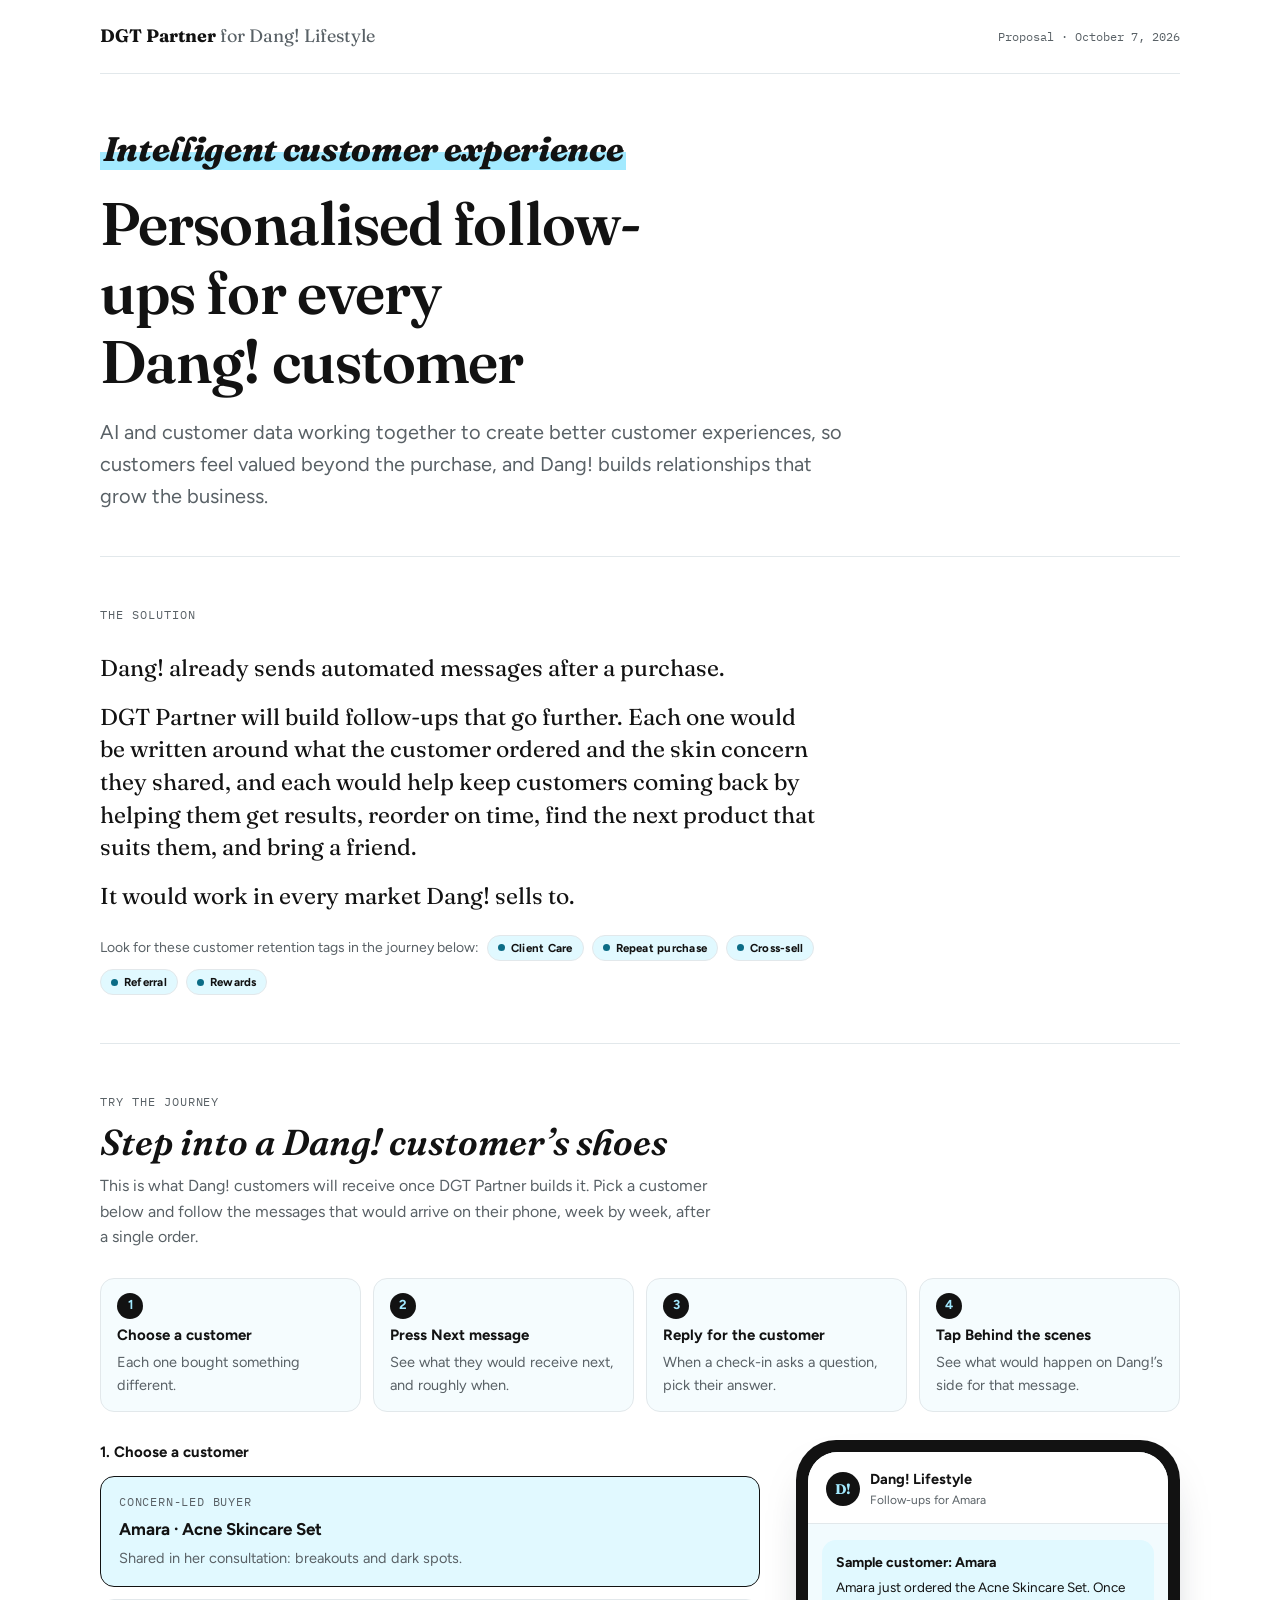
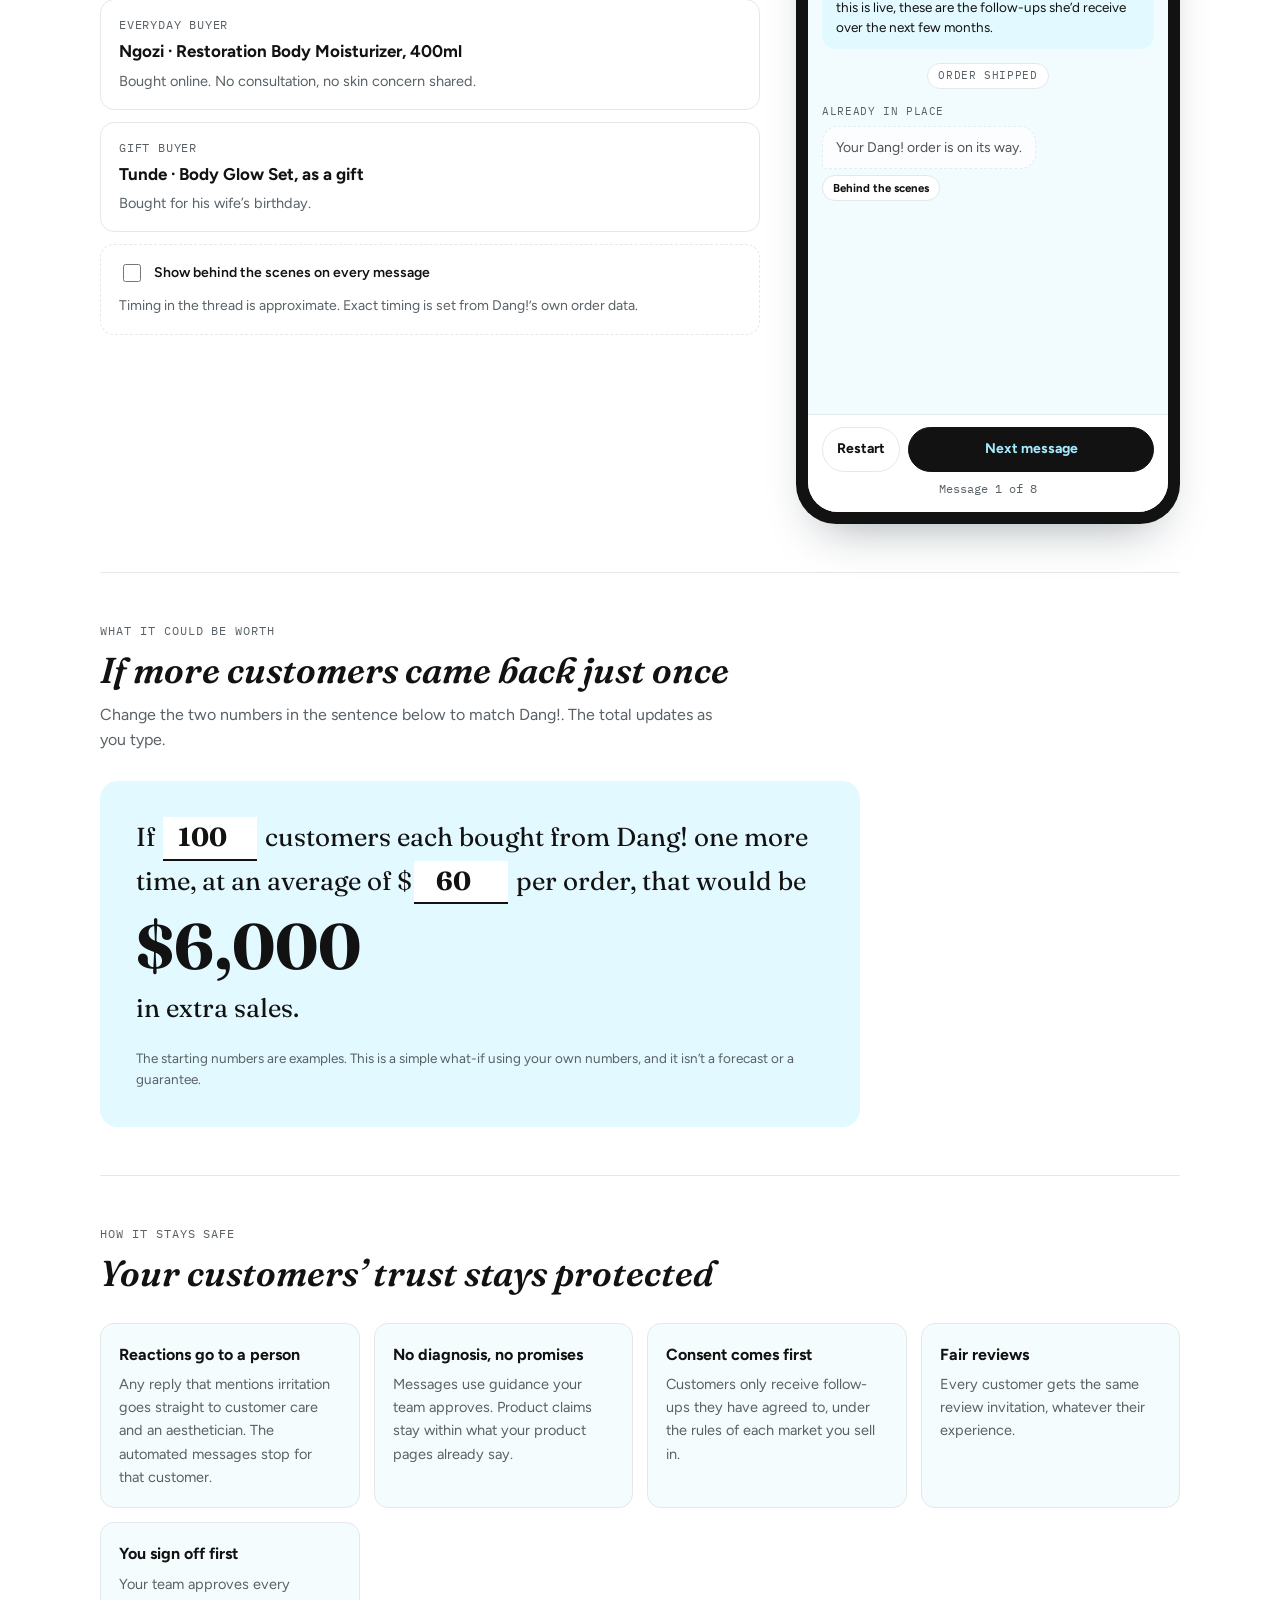
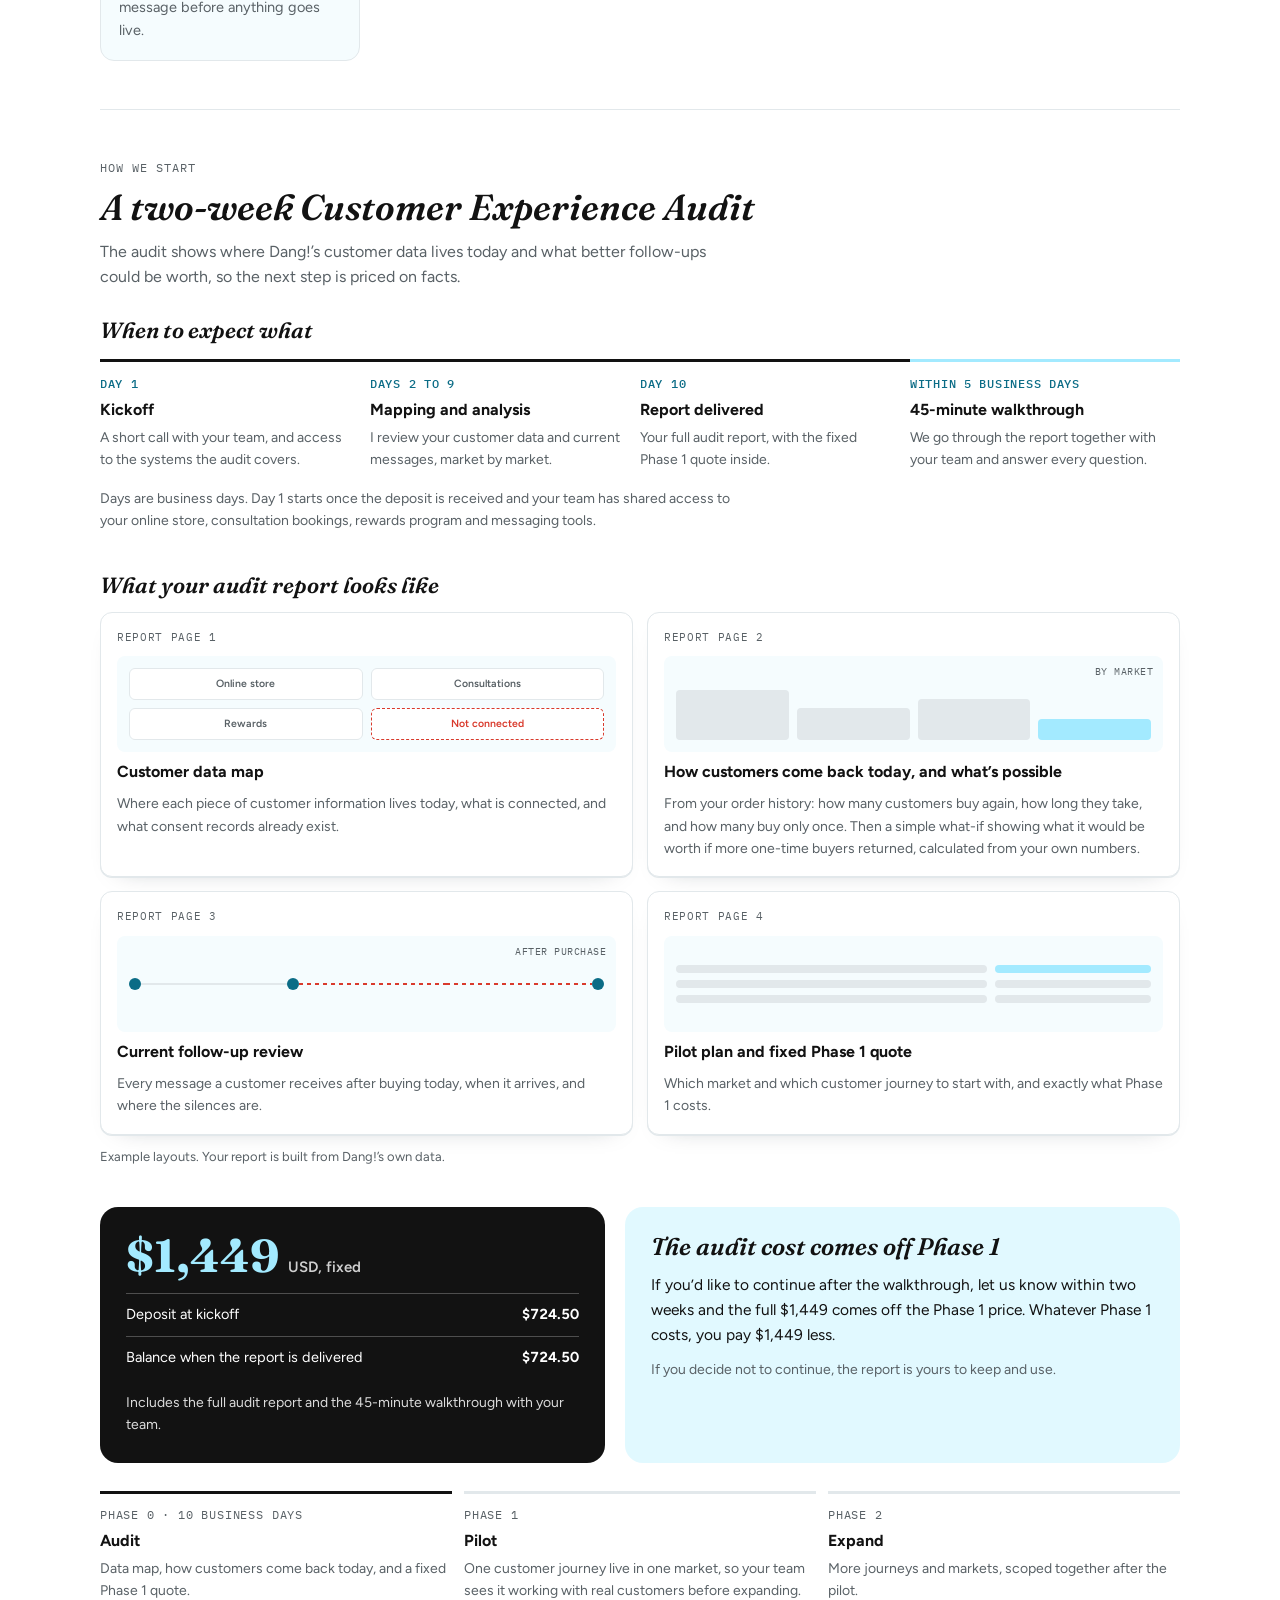
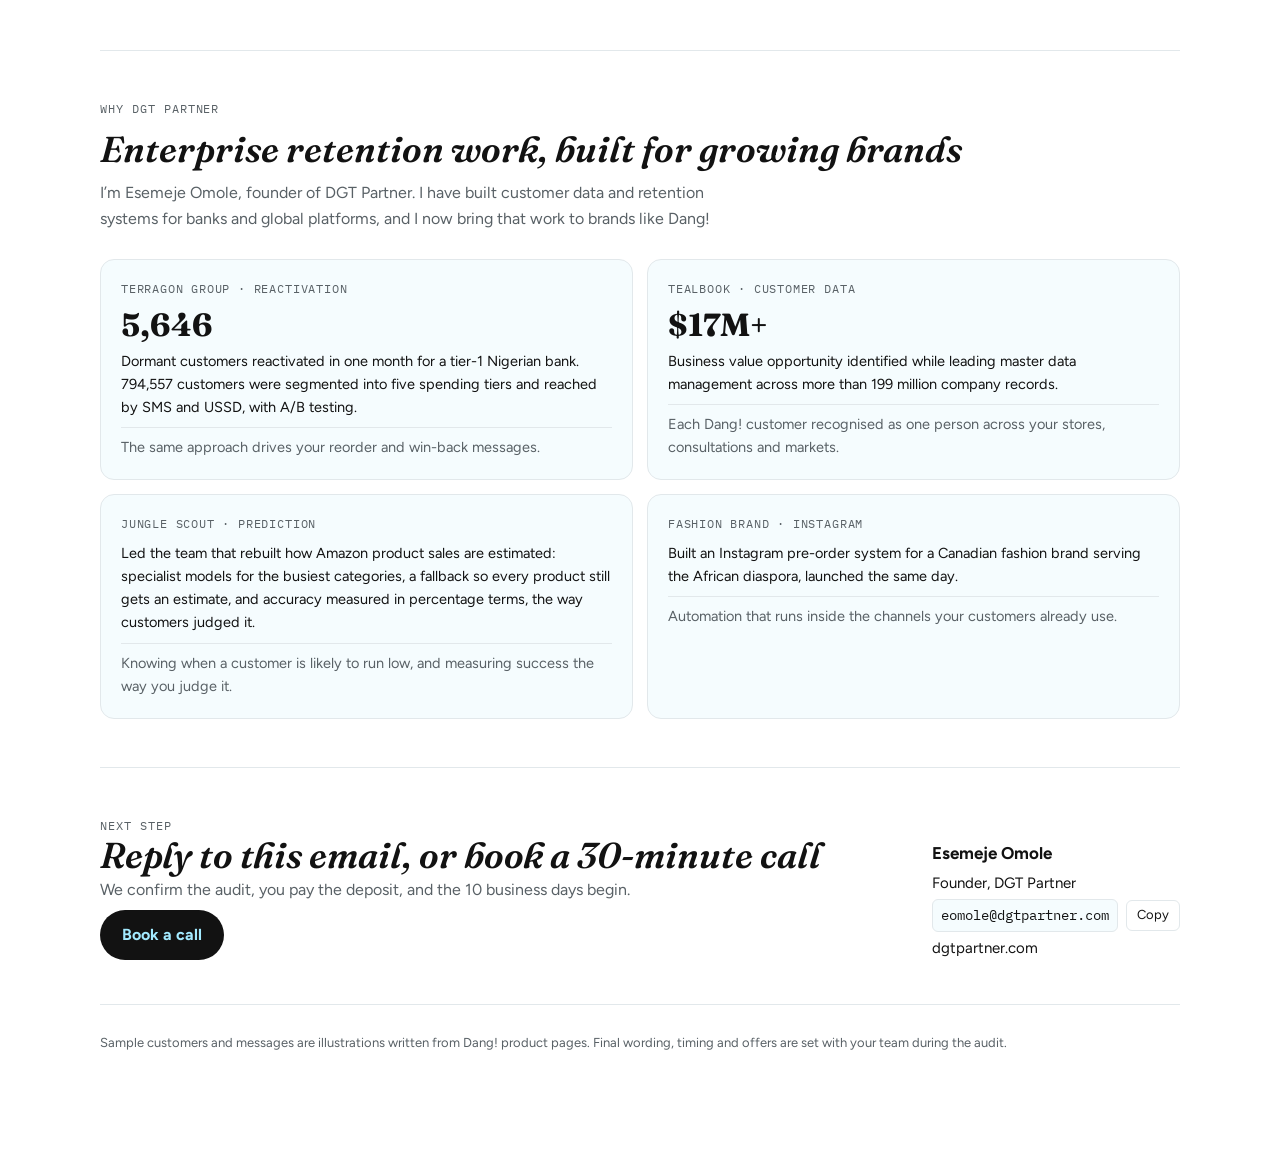
<file: public/dang-lifestyle/index-2.html>
<!doctype html>
<html lang="en">
<head>
<meta charset="utf-8">
<meta name="viewport" content="width=device-width, initial-scale=1, viewport-fit=cover">
<meta name="robots" content="noindex, nofollow">
<style>body{margin:0}img{max-width:100%}[hidden]{display:none!important}</style>
<title>Dang! Follow-Up Journeys</title>
<link rel="preconnect" href="https://fonts.googleapis.com">
<link rel="preconnect" href="https://fonts.gstatic.com" crossorigin>
<link rel="stylesheet" href="https://fonts.googleapis.com/css2?family=Fraunces:ital,opsz,wght@0,9..144,400;0,9..144,600;0,9..144,700;1,9..144,600;1,9..144,800&family=Figtree:wght@400;500;600;700&family=IBM+Plex+Mono:wght@500&display=swap">
<style>
/* Layout: white page in Dang!'s palette (near-black ink, sky-blue highlight, pale-blue fills); one reading column, widening to a two-pane stage for the journey */
:root{
  --bg:#FFFFFF; --ink:#121212; --muted:#596166; --line:#E2E8EB;
  --sky:#A3EAFF; --pale:#E1F9FF; --card:#F5FCFE; --deep:#0B6C86;
  --red:#D93A2C; --red-soft:#FDE7E4;
  --btn-bg:#121212; --btn-ink:#A3EAFF;
  --screen:#F2FBFE; --bubble:#FFFFFF; --bubble-me:#121212; --bubble-me-ink:#FFFFFF; --phone:#121212;
  --f-display:"Fraunces", Georgia, "Times New Roman", serif;
  --f-body:"Figtree", system-ui, -apple-system, "Segoe UI", sans-serif;
  --f-mono:"IBM Plex Mono", ui-monospace, Menlo, monospace;
  color-scheme: light;
}
@media (prefers-color-scheme: dark){
  :root:not([data-theme="light"]){
    --bg:#0C0F11; --ink:#EEF2F3; --muted:#9AA4A9; --line:#243036;
    --sky:#A3EAFF; --pale:#122930; --card:#11191C; --deep:#A3EAFF;
    --red:#FF7C6F; --red-soft:#3A1E1A;
    --btn-bg:#A3EAFF; --btn-ink:#0C0F11;
    --screen:#0A0D0F; --bubble:#1A2327; --bubble-me:#A3EAFF; --bubble-me-ink:#0C0F11; --phone:#000000;
    color-scheme: dark;
  }
}
:root[data-theme="dark"]{
  --bg:#0C0F11; --ink:#EEF2F3; --muted:#9AA4A9; --line:#243036;
  --sky:#A3EAFF; --pale:#122930; --card:#11191C; --deep:#A3EAFF;
  --red:#FF7C6F; --red-soft:#3A1E1A;
  --btn-bg:#A3EAFF; --btn-ink:#0C0F11;
  --screen:#0A0D0F; --bubble:#1A2327; --bubble-me:#A3EAFF; --bubble-me-ink:#0C0F11; --phone:#000000;
  color-scheme: dark;
}
*{box-sizing:border-box}
body{background:var(--bg); color:var(--ink); font-family:var(--f-body); font-size:16px; line-height:1.6; padding-inline:20px; padding-block:0 48px}
.wrap{max-width:1080px; margin:0 auto}
h1,h2,h3{font-family:var(--f-display); font-weight:600; line-height:1.15; text-wrap:balance; margin:0}
p{margin:0}
a{color:var(--deep)}
button{font:inherit; color:inherit}
:focus-visible{outline:2px solid var(--deep); outline-offset:2px; border-radius:6px}

.eyebrow{font-family:var(--f-mono); font-size:12px; letter-spacing:.08em; text-transform:uppercase; color:var(--muted)}
.hl{background:linear-gradient(transparent 58%, var(--sky) 58%); padding:0 .08em}
:root[data-theme="dark"] .hl{background:none; color:var(--sky)}
@media (prefers-color-scheme: dark){ :root:not([data-theme="light"]) .hl{background:none; color:var(--sky)} }

/* Header */
.top{display:flex; justify-content:space-between; align-items:center; gap:12px; flex-wrap:wrap; padding-block:22px; border-bottom:1px solid var(--line)}
.brand{font-family:var(--f-display); font-weight:700; font-size:18px}
.brand span{color:var(--muted); font-weight:400}
.meta{font-family:var(--f-mono); font-size:12px; color:var(--muted)}
header.hero{padding-block:56px 44px; display:grid; gap:20px}
.kicker{font-family:var(--f-display); font-style:italic; font-weight:800; font-size:clamp(24px, 3.6vw, 34px); line-height:1.15; letter-spacing:-.01em}
header.hero h1{font-size:clamp(36px, 6vw, 60px); font-weight:600; letter-spacing:-.015em; max-width:15ch}
header.hero .sub{font-size:clamp(17px, 2.2vw, 20px); color:var(--muted); max-width:58ch}

section{padding-block:48px; border-top:1px solid var(--line)}
section > .head{display:grid; gap:10px; margin-bottom:28px}
section h2{font-size:clamp(28px, 3.8vw, 36px); font-style:italic}
.lede{color:var(--muted); max-width:62ch}

/* Solution */
.solution{display:grid; gap:16px; max-width:720px}
.solution p{font-family:var(--f-display); font-size:clamp(19px, 2.4vw, 23px); line-height:1.42}
.legend{display:flex; flex-wrap:wrap; gap:8px; align-items:center; margin-top:6px; font-size:14px; color:var(--muted)}

/* Retention tags */
.rt{display:inline-flex; align-items:center; gap:6px; font-size:11.5px; font-weight:700; letter-spacing:.02em; border-radius:999px; padding:3px 10px; background:var(--pale); color:var(--ink); border:1px solid var(--line); white-space:nowrap}
.rt::before{content:""; width:7px; height:7px; border-radius:50%; background:var(--deep)}
.rt.alert{background:var(--red-soft)}
.rt.alert::before{background:var(--red)}

/* Journey */
.steps{display:grid; grid-template-columns:repeat(4, minmax(0,1fr)); gap:12px; margin-bottom:28px; padding:0; list-style:none; counter-reset:s}
@media (max-width:820px){ .steps{grid-template-columns:repeat(2, minmax(0,1fr))} }
@media (max-width:460px){ .steps{grid-template-columns:minmax(0,1fr)} }
.steps li{counter-increment:s; background:var(--card); border:1px solid var(--line); border-radius:14px; padding:14px 16px; display:grid; gap:4px; font-size:14.5px; align-content:start}
.steps li::before{content:counter(s); width:26px; height:26px; border-radius:50%; background:var(--btn-bg); color:var(--btn-ink); display:grid; place-items:center; font-weight:700; font-size:13px}
.steps b{font-size:15px}
.steps span{color:var(--muted)}
.stage{display:grid; grid-template-columns:minmax(0,1fr) 384px; gap:36px; align-items:start}
@media (max-width:860px){ .stage{grid-template-columns:minmax(0,1fr)} }
.picker{display:grid; gap:12px}
.picker .label{font-weight:700; font-size:15px}
.cust{display:grid; gap:4px; text-align:left; background:var(--bg); border:1.5px solid var(--line); border-radius:14px; padding:16px 18px; cursor:pointer; transition:border-color .2s, background .2s}
.cust:hover{border-color:var(--ink)}
.cust[aria-pressed="true"]{border-color:var(--ink); background:var(--pale)}
.cust .k{font-family:var(--f-mono); font-size:11.5px; letter-spacing:.07em; text-transform:uppercase; color:var(--muted)}
.cust .n{font-weight:700; font-size:17px}
.cust .d{font-size:14.5px; color:var(--muted)}
.how{font-size:14px; color:var(--muted); display:grid; gap:10px; padding:16px 18px; border-radius:14px; border:1px dashed var(--line)}
.switch{display:flex; align-items:center; gap:10px; cursor:pointer; font-weight:600; color:var(--ink)}
.switch input{width:18px; height:18px; accent-color:var(--ink)}

.phone{background:var(--phone); border-radius:40px; padding:12px; box-shadow:0 24px 50px -24px rgba(10,30,40,.4); max-width:384px; width:100%; justify-self:center}
.screen{background:var(--screen); border-radius:30px; overflow:hidden; display:flex; flex-direction:column; height:660px}
.bar{display:flex; align-items:center; gap:10px; padding:16px 18px 12px; border-bottom:1px solid var(--line); background:var(--bg)}
.avatar{width:34px; height:34px; border-radius:50%; background:var(--btn-bg); color:var(--btn-ink); display:grid; place-items:center; font-family:var(--f-display); font-weight:700; font-size:14px; flex:none}
.bar b{display:block; font-size:14.5px}
.bar small{display:block; font-size:12px; color:var(--muted)}
.thread{flex:1; overflow-y:auto; padding:16px 14px 18px; display:flex; flex-direction:column; gap:14px; scroll-behavior:smooth}
.intro{background:var(--pale); border-radius:14px; padding:12px 14px; font-size:13.5px; line-height:1.5; display:grid; gap:4px}
.intro b{font-size:14px}
.when{align-self:center; font-family:var(--f-mono); font-size:11px; letter-spacing:.06em; text-transform:uppercase; color:var(--muted); background:var(--bg); border:1px solid var(--line); padding:3px 10px; border-radius:999px}
.msg{display:grid; gap:6px; max-width:90%; animation:rise .35s ease-out}
.msg.them{align-self:flex-start}
.msg.me{align-self:flex-end}
.bubble{background:var(--bubble); border:1px solid var(--line); border-radius:16px 16px 16px 4px; padding:10px 13px; font-size:14px; line-height:1.5; white-space:pre-line}
.me .bubble{background:var(--bubble-me); color:var(--bubble-me-ink); border-color:transparent; border-radius:16px 16px 4px 16px}
.existing .bubble{opacity:.72; border-style:dashed}
.tag{font-family:var(--f-mono); font-size:10.5px; letter-spacing:.06em; text-transform:uppercase; color:var(--muted)}
.cta{display:inline-block; margin-top:8px; font-weight:700; font-size:12.5px; background:var(--btn-bg); color:var(--btn-ink); border-radius:999px; padding:4px 12px; white-space:nowrap}
.meta-row{display:flex; flex-wrap:wrap; gap:6px; align-items:center}
.btsbtn{background:var(--bg); border:1px solid var(--line); border-radius:999px; padding:3px 10px; font-size:11.5px; font-weight:700; cursor:pointer; color:var(--ink)}
.btsbtn:hover{border-color:var(--ink)}
.btsbtn[aria-expanded="true"]{background:var(--ink); color:var(--bg); border-color:var(--ink)}
.bts{background:var(--bg); border:1px solid var(--line); border-left:3px solid var(--deep); border-radius:10px; padding:10px 12px; font-size:12.5px; line-height:1.5; display:grid; gap:4px; margin:0}
.bts dt{font-family:var(--f-mono); font-size:10.5px; letter-spacing:.06em; text-transform:uppercase; color:var(--muted)}
.bts dd{margin:0 0 4px}
.bts.alert{border-left-color:var(--red); background:var(--red-soft)}
.choices{align-self:flex-end; display:grid; gap:8px; justify-items:end; animation:rise .35s ease-out}
.choices .tag{text-align:right}
.chip{background:var(--bg); border:1.5px solid var(--ink); border-radius:999px; padding:7px 14px; font-size:13.5px; font-weight:700; cursor:pointer}
.chip:hover{background:var(--pale)}
.summary{background:var(--bg); border:1.5px solid var(--ink); border-radius:14px; padding:14px; display:grid; gap:10px; animation:rise .35s ease-out}
.summary b{font-family:var(--f-display); font-style:italic; font-size:16px}
.summary .chips{display:flex; flex-wrap:wrap; gap:6px}
.summary p{font-size:12.5px; color:var(--muted)}
.controls{display:grid; gap:8px; padding:12px 14px 14px; border-top:1px solid var(--line); background:var(--bg)}
.controls .row{display:flex; gap:8px}
.count{font-family:var(--f-mono); font-size:11.5px; color:var(--muted); text-align:center; font-variant-numeric:tabular-nums}
.btn{flex:1; border-radius:999px; padding:10px 14px; font-weight:700; font-size:14px; cursor:pointer; border:1.5px solid var(--btn-bg)}
.btn.primary{background:var(--btn-bg); color:var(--btn-ink)}
.btn.ghost{background:transparent; color:var(--ink); border-color:var(--line); flex:0 0 auto}
.btn:disabled{opacity:.45; cursor:default}
.btn.pulse{animation:pulse 1.6s ease-in-out infinite}
@keyframes pulse{0%,100%{box-shadow:0 0 0 0 rgba(163,234,255,0)} 50%{box-shadow:0 0 0 7px var(--sky)}}
@keyframes rise{from{transform:translateY(6px); opacity:.2} to{transform:none; opacity:1}}
@media (prefers-reduced-motion: reduce){ .msg,.choices,.summary{animation:none} .btn.pulse{animation:none; box-shadow:0 0 0 3px var(--sky)} .thread{scroll-behavior:auto} }

/* Safety */
.safe{display:grid; grid-template-columns:repeat(auto-fit, minmax(240px,1fr)); gap:14px}
.safe div{background:var(--card); border:1px solid var(--line); border-radius:14px; padding:18px; display:grid; gap:6px; align-content:start}
.safe b{font-size:16px}
.safe p{font-size:14.5px; color:var(--muted)}

/* Audit */
.sub-h{font-family:var(--f-display); font-style:italic; font-size:22px; font-weight:600; margin:0 0 14px}
.timeline{display:grid; grid-template-columns:repeat(4, minmax(0,1fr)); gap:0; margin-bottom:12px; padding:0; list-style:none}
@media (max-width:760px){ .timeline{grid-template-columns:minmax(0,1fr)} }
.timeline li{border-top:3px solid var(--ink); padding:12px 14px 4px 0; display:grid; gap:4px; align-content:start}
@media (max-width:760px){ .timeline li{border-top:0; border-left:3px solid var(--ink); padding:4px 0 14px 14px} }
.timeline li.last{border-color:var(--sky)}
.timeline .k{font-family:var(--f-mono); font-size:12px; letter-spacing:.06em; text-transform:uppercase; color:var(--deep); font-weight:500}
.timeline b{font-size:16px}
.timeline span{font-size:14px; color:var(--muted)}
.tl-note{font-size:14px; color:var(--muted); margin-bottom:40px; max-width:70ch}

.report{display:grid; grid-template-columns:repeat(2, minmax(0,1fr)); gap:14px}
@media (max-width:560px){ .report{grid-template-columns:minmax(0,1fr)} }
.rpage{background:var(--bg); border:1px solid var(--line); border-radius:12px; padding:16px; display:grid; gap:10px; align-content:start; box-shadow:0 1px 0 var(--line), 0 10px 24px -20px rgba(10,30,40,.35)}
.rpage .pg{font-family:var(--f-mono); font-size:11px; letter-spacing:.06em; text-transform:uppercase; color:var(--muted)}
.rpage b{font-size:16px; line-height:1.3}
.rpage p{font-size:14px; color:var(--muted)}
.mock{background:var(--card); border-radius:8px; padding:12px; height:96px; display:flex; gap:8px; align-items:flex-end; position:relative; overflow:hidden}
.mock .ph{background:var(--line); border-radius:4px}
.mock.boxes{display:grid; grid-template-columns:1fr 1fr; gap:8px; align-items:stretch}
.mock.boxes span{border:1.5px solid var(--line); border-radius:6px; font-size:10.5px; font-weight:600; display:grid; place-items:center; color:var(--muted); background:var(--bg)}
.mock.boxes span.gap{border-style:dashed; border-color:var(--red); color:var(--red)}
.mock.dots{align-items:center; gap:0}
.mock.dots i{width:12px; height:12px; border-radius:50%; background:var(--deep); flex:none}
.mock.dots s{flex:1; height:2px; background:var(--line); text-decoration:none}
.mock.dots s.gap{background:repeating-linear-gradient(90deg, var(--red) 0 4px, transparent 4px 8px)}
.mock.rows{flex-direction:column; align-items:stretch; justify-content:center; gap:7px}
.mock.rows div{display:flex; gap:8px; align-items:center}
.mock.rows div i{width:10px; height:10px; border-radius:50%; flex:none; background:var(--deep)}
.mock.rows div i.warn{background:var(--red)}
.mock.rows div .ph{height:8px; flex:1}
.mock .cap{position:absolute; top:8px; right:10px; font-family:var(--f-mono); font-size:9.5px; letter-spacing:.05em; text-transform:uppercase; color:var(--muted)}
.ex{font-size:13px; color:var(--muted); margin-top:12px}

.invest{display:grid; grid-template-columns:minmax(0,1fr) minmax(0,1.1fr); gap:20px; margin-top:40px; align-items:stretch}
@media (max-width:820px){ .invest{grid-template-columns:minmax(0,1fr)} }
.price{display:grid; gap:14px; background:var(--btn-bg); color:var(--bg); border-radius:18px; padding:26px; align-content:start}
.price .big{font-family:var(--f-display); font-size:46px; font-weight:700; line-height:1; font-variant-numeric:tabular-nums; color:var(--sky)}
:root[data-theme="dark"] .price .big{color:var(--bg)}
@media (prefers-color-scheme: dark){ :root:not([data-theme="light"]) .price .big{color:var(--bg)} }
.price .big small{font-family:var(--f-body); font-size:15px; font-weight:600; color:var(--bg); opacity:.8}
.price table{width:100%; border-collapse:collapse; font-size:14.5px; font-variant-numeric:tabular-nums}
.price td{padding:9px 0; border-top:1px solid color-mix(in srgb, var(--bg) 25%, transparent)}
.price td:last-child{text-align:right; font-weight:700}
.price .inc{font-size:14px; opacity:.85}
.deduct{background:var(--pale); border-radius:18px; padding:26px; display:grid; gap:12px; align-content:start}
.deduct h3{font-size:24px; font-style:italic}
.deduct p{font-size:15.5px}
.deduct .small{font-size:14px; color:var(--muted)}
.phases{display:grid; grid-template-columns:repeat(3, minmax(0,1fr)); gap:12px; margin-top:28px}
@media (max-width:700px){ .phases{grid-template-columns:minmax(0,1fr)} }
.phase{border-top:3px solid var(--line); padding-top:12px; display:grid; gap:4px}
.phase.on{border-top-color:var(--ink)}
.phase .k{font-family:var(--f-mono); font-size:11.5px; letter-spacing:.07em; text-transform:uppercase; color:var(--muted)}
.phase b{font-size:16px}
.phase p{font-size:14px; color:var(--muted)}


/* What-if calculator */
.calc{background:var(--pale); border-radius:18px; padding:clamp(22px,4vw,36px); display:grid; gap:10px; max-width:760px}
.sentence{font-family:var(--f-display); font-size:clamp(20px,2.6vw,26px); line-height:1.6}
.sentence input{font:inherit; font-weight:700; font-variant-numeric:tabular-nums; width:5.2ch; padding:0 6px; margin:0 2px; border:0; border-bottom:2.5px solid var(--ink); border-radius:0; background:var(--bg); color:var(--ink); text-align:center}
.sentence input:focus{outline:2px solid var(--deep); outline-offset:2px}
.calc .big{font-family:var(--f-display); font-size:clamp(44px,7vw,64px); font-weight:700; line-height:1; font-variant-numeric:tabular-nums}
.sentence-end{font-family:var(--f-display); font-size:clamp(20px,2.6vw,26px)}
.calc .note{font-size:13.5px; color:var(--muted); margin-top:8px}

/* Proof */
.proof{display:grid; grid-template-columns:repeat(2, minmax(0,1fr)); gap:14px}
@media (max-width:700px){ .proof{grid-template-columns:minmax(0,1fr)} }
.card{background:var(--card); border:1px solid var(--line); border-radius:14px; padding:20px; display:grid; gap:8px; align-content:start}
.card .k{font-family:var(--f-mono); font-size:11.5px; letter-spacing:.07em; text-transform:uppercase; color:var(--muted)}
.card .fig{font-family:var(--f-display); font-size:32px; font-weight:700; line-height:1.1; font-variant-numeric:tabular-nums}
.card p{font-size:14.5px}
.card .rel{color:var(--muted); border-top:1px solid var(--line); padding-top:8px}

/* Next */
.next{display:grid; grid-template-columns:minmax(0,1fr) auto; gap:24px; align-items:end}
@media (max-width:700px){ .next{grid-template-columns:minmax(0,1fr)} }
.linkbtn{display:inline-block; text-decoration:none; background:var(--btn-bg); color:var(--btn-ink); font-weight:700; border-radius:999px; padding:12px 22px; margin-top:8px; justify-self:start}
.contact{display:grid; gap:4px; font-size:15px}
.contact b{font-size:17px}
.email{display:flex; gap:8px; align-items:center; flex-wrap:wrap}
.email code{font-family:var(--f-mono); font-size:14px; user-select:all; background:var(--card); border:1px solid var(--line); padding:4px 8px; border-radius:6px}
.copy{background:var(--bg); border:1px solid var(--line); border-radius:6px; padding:4px 10px; font-size:13px; cursor:pointer}
.fine{font-size:13px; color:var(--muted); padding-top:28px; border-top:1px solid var(--line); margin-top:44px}
</style>
</head>
<body>


<div class="wrap">
  <div class="top">
    <div class="brand">DGT Partner <span>for Dang! Lifestyle</span></div>
    <div class="meta">Proposal · October 7, 2026</div>
  </div>

  <header class="hero">
    <div class="kicker"><span class="hl">Intelligent customer experience</span></div>
    <h1>Personalised follow-ups for every Dang! customer</h1>
    <p class="sub">AI and customer data working together to create better customer experiences, so customers feel valued beyond the purchase, and Dang! builds relationships that grow the business.</p>
  </header>

  <section>
    <div class="head"><div class="eyebrow">The solution</div></div>
    <div class="solution">
      <p>Dang! already sends automated messages after a purchase.</p>
      <p>DGT Partner will build follow-ups that go further. Each one would be written around what the customer ordered and the skin concern they shared, and each would help keep customers coming back by helping them get results, reorder on time, find the next product that suits them, and bring a friend.</p>
      <p>It would work in every market Dang! sells to.</p>
      <div class="legend">Look for these customer retention tags in the journey below:
        <span class="rt">Client Care</span><span class="rt">Repeat purchase</span><span class="rt">Cross-sell</span><span class="rt">Referral</span><span class="rt">Rewards</span>
      </div>
    </div>
  </section>

  <section id="journey">
    <div class="head">
      <div class="eyebrow">Try the journey</div>
      <h2>Step into a Dang! customer’s shoes</h2>
      <p class="lede">This is what Dang! customers will receive once DGT Partner builds it. Pick a customer below and follow the messages that would arrive on their phone, week by week, after a single order.</p>
    </div>
    <ol class="steps">
      <li><b>Choose a customer</b><span>Each one bought something different.</span></li>
      <li><b>Press Next message</b><span>See what they would receive next, and roughly when.</span></li>
      <li><b>Reply for the customer</b><span>When a check-in asks a question, pick their answer.</span></li>
      <li><b>Tap Behind the scenes</b><span>See what would happen on Dang!’s side for that message.</span></li>
    </ol>
    <div class="stage">
      <div class="picker" id="picker" role="group" aria-label="Choose a sample customer"><div class="label">1. Choose a customer</div></div>
      <div class="phone" aria-label="Sample message thread">
        <div class="screen">
          <div class="bar">
            <div class="avatar" aria-hidden="true">D!</div>
            <div><b>Dang! Lifestyle</b><small id="barsub">Follow-ups for Amara</small></div>
          </div>
          <div class="thread" id="thread" aria-live="polite"></div>
          <div class="controls">
            <div class="row">
              <button class="btn ghost" id="restart" type="button">Restart</button>
              <button class="btn primary pulse" id="next" type="button">Next message</button>
            </div>
            <div class="count" id="count">Message 1 of 8</div>
          </div>
        </div>
      </div>
    </div>
  </section>


  <section id="whatif">
    <div class="head">
      <div class="eyebrow">What it could be worth</div>
      <h2>If more customers came back just once</h2>
      <p class="lede">Change the two numbers in the sentence below to match Dang!. The total updates as you type.</p>
    </div>
    <div class="calc">
      <p class="sentence">If <input id="c-cust" type="number" inputmode="numeric" min="0" step="10" value="100" aria-label="Number of customers"> customers each bought from Dang! one more time, at an average of $<input id="c-aov" type="number" inputmode="decimal" min="0" step="5" value="60" aria-label="Average order value in US dollars"> per order, that would be</p>
      <div class="big" id="c-total" aria-live="polite">$6,000</div>
      <p class="sentence-end">in extra sales.</p>
      <p class="note">The starting numbers are examples. This is a simple what-if using your own numbers, and it isn’t a forecast or a guarantee.</p>
    </div>
  </section>
  <section>
    <div class="head">
      <div class="eyebrow">How it stays safe</div>
      <h2>Your customers’ trust stays protected</h2>
    </div>
    <div class="safe">
      <div><b>Reactions go to a person</b><p>Any reply that mentions irritation goes straight to customer care and an aesthetician. The automated messages stop for that customer.</p></div>
      <div><b>No diagnosis, no promises</b><p>Messages use guidance your team approves. Product claims stay within what your product pages already say.</p></div>
      <div><b>Consent comes first</b><p>Customers only receive follow-ups they have agreed to, under the rules of each market you sell in.</p></div>
      <div><b>Fair reviews</b><p>Every customer gets the same review invitation, whatever their experience.</p></div>
      <div><b>You sign off first</b><p>Your team approves every message before anything goes live.</p></div>
    </div>
  </section>

  <section>
    <div class="head">
      <div class="eyebrow">How we start</div>
      <h2>A two-week Customer Experience Audit</h2>
      <p class="lede">The audit shows where Dang!’s customer data lives today and what better follow-ups could be worth, so the next step is priced on facts.</p>
    </div>

    <h3 class="sub-h">When to expect what</h3>
    <ol class="timeline">
      <li><span class="k">Day 1</span><b>Kickoff</b><span>A short call with your team, and access to the systems the audit covers.</span></li>
      <li><span class="k">Days 2 to 9</span><b>Mapping and analysis</b><span>I review your customer data and current messages, market by market.</span></li>
      <li><span class="k">Day 10</span><b>Report delivered</b><span>Your full audit report, with the fixed Phase 1 quote inside.</span></li>
      <li class="last"><span class="k">Within 5 business days</span><b>45-minute walkthrough</b><span>We go through the report together with your team and answer every question.</span></li>
    </ol>
    <p class="tl-note">Days are business days. Day 1 starts once the deposit is received and your team has shared access to your online store, consultation bookings, rewards program and messaging tools.</p>

    <h3 class="sub-h">What your audit report looks like</h3>
    <div class="report">
      <div class="rpage">
        <span class="pg">Report page 1</span>
        <div class="mock boxes" aria-hidden="true"><span>Online store</span><span>Consultations</span><span>Rewards</span><span class="gap">Not connected</span></div>
        <b>Customer data map</b>
        <p>Where each piece of customer information lives today, what is connected, and what consent records already exist.</p>
      </div>
      <div class="rpage">
        <span class="pg">Report page 2</span>
        <div class="mock" aria-hidden="true"><span class="cap">By market</span><div class="ph" style="flex:1;height:70%"></div><div class="ph" style="flex:1;height:45%"></div><div class="ph" style="flex:1;height:58%"></div><div class="ph" style="flex:1;height:30%;background:var(--sky)"></div></div>
        <b>How customers come back today, and what’s possible</b>
        <p>From your order history: how many customers buy again, how long they take, and how many buy only once. Then a simple what-if showing what it would be worth if more one-time buyers returned, calculated from your own numbers.</p>
      </div>
      <div class="rpage">
        <span class="pg">Report page 3</span>
        <div class="mock dots" aria-hidden="true"><span class="cap">After purchase</span><i></i><s></s><i></i><s class="gap"></s><s class="gap"></s><i></i></div>
        <b>Current follow-up review</b>
        <p>Every message a customer receives after buying today, when it arrives, and where the silences are.</p>
      </div>
      <div class="rpage">
        <span class="pg">Report page 4</span>
        <div class="mock rows" aria-hidden="true"><div><span class="ph" style="flex:2"></span><span class="ph" style="flex:1;background:var(--sky)"></span></div><div><span class="ph" style="flex:2"></span><span class="ph" style="flex:1"></span></div><div><span class="ph" style="flex:2"></span><span class="ph" style="flex:1"></span></div></div>
        <b>Pilot plan and fixed Phase 1 quote</b>
        <p>Which market and which customer journey to start with, and exactly what Phase 1 costs.</p>
      </div>
    </div>
    <p class="ex">Example layouts. Your report is built from Dang!’s own data.</p>

    <div class="invest">
      <div class="price">
        <div class="big">$1,449 <small>USD, fixed</small></div>
        <table>
          <tr><td>Deposit at kickoff</td><td>$724.50</td></tr>
          <tr><td>Balance when the report is delivered</td><td>$724.50</td></tr>
        </table>
        <p class="inc">Includes the full audit report and the 45-minute walkthrough with your team.</p>
      </div>
      <div class="deduct">
        <h3>The audit cost comes off Phase 1</h3>
        <p>If you’d like to continue after the walkthrough, let us know within two weeks and the full $1,449 comes off the Phase 1 price. Whatever Phase 1 costs, you pay $1,449 less.</p>
        <p class="small">If you decide not to continue, the report is yours to keep and use.</p>
      </div>
    </div>

    <div class="phases">
      <div class="phase on"><span class="k">Phase 0 · 10 business days</span><b>Audit</b><p>Data map, how customers come back today, and a fixed Phase 1 quote.</p></div>
      <div class="phase"><span class="k">Phase 1</span><b>Pilot</b><p>One customer journey live in one market, so your team sees it working with real customers before expanding.</p></div>
      <div class="phase"><span class="k">Phase 2</span><b>Expand</b><p>More journeys and markets, scoped together after the pilot.</p></div>
    </div>
  </section>

  <section>
    <div class="head">
      <div class="eyebrow">Why DGT Partner</div>
      <h2>Enterprise retention work, built for growing brands</h2>
      <p class="lede">I’m Esemeje Omole, founder of DGT Partner. I have built customer data and retention systems for banks and global platforms, and I now bring that work to brands like Dang!</p>
    </div>
    <div class="proof">
      <div class="card">
        <span class="k">Terragon Group · Reactivation</span>
        <div class="fig">5,646</div>
        <p>Dormant customers reactivated in one month for a tier-1 Nigerian bank. 794,557 customers were segmented into five spending tiers and reached by SMS and USSD, with A/B testing.</p>
        <p class="rel">The same approach drives your reorder and win-back messages.</p>
      </div>
      <div class="card">
        <span class="k">TealBook · Customer data</span>
        <div class="fig">$17M+</div>
        <p>Business value opportunity identified while leading master data management across more than 199 million company records.</p>
        <p class="rel">Each Dang! customer recognised as one person across your stores, consultations and markets.</p>
      </div>
      <div class="card">
        <span class="k">Jungle Scout · Prediction</span>
        <p>Led the team that rebuilt how Amazon product sales are estimated: specialist models for the busiest categories, a fallback so every product still gets an estimate, and accuracy measured in percentage terms, the way customers judged it.</p>
        <p class="rel">Knowing when a customer is likely to run low, and measuring success the way you judge it.</p>
      </div>
      <div class="card">
        <span class="k">Fashion brand · Instagram</span>
        <p>Built an Instagram pre-order system for a Canadian fashion brand serving the African diaspora, launched the same day.</p>
        <p class="rel">Automation that runs inside the channels your customers already use.</p>
      </div>
    </div>
  </section>

  <section>
    <div class="next">
      <div class="head" style="margin:0">
        <div class="eyebrow">Next step</div>
        <h2>Reply to this email, or book a 30-minute call</h2>
        <p class="lede">We confirm the audit, you pay the deposit, and the 10 business days begin.</p>
        <a class="linkbtn" href="https://calendly.com/eomole-dgtpartner/30min" target="_blank" rel="noopener">Book a call</a>
      </div>
      <div class="contact">
        <b>Esemeje Omole</b>
        <span>Founder, DGT Partner</span>
        <div class="email"><code id="em">eomole@dgtpartner.com</code><button class="copy" id="copy" type="button">Copy</button></div>
        <span>dgtpartner.com</span>
      </div>
    </div>
    <p class="fine">Sample customers and messages are illustrations written from Dang! product pages. Final wording, timing and offers are set with your team during the audit.</p>
  </section>
</div>

<script>
(function(){
  const CUSTOMERS = [
    {
      key:"Concern-led buyer", name:"Amara", item:"Acne Skincare Set",
      detail:"Shared in her consultation: breakouts and dark spots.",
      intro:"Amara just ordered the Acne Skincare Set. Once this is live, these are the follow-ups she’d receive over the next few months.",
      steps:[
        {when:"Order shipped", existing:true, text:"Your Dang! order is on its way.",
         bts:{who:"Dang! already sends this. It stays as it is."}},
        {when:"Delivery day", tag:"Client Care", text:"Hi Amara, your Acne Skincare Set has arrived. Here’s your routine for the six products in your box.\n\nMorning: face wash, Beauty Water, Niacinamide serum, Ceramides Buffet Day Cream, then SPF 30 or higher.\nNight: face wash, Beauty Water, Azelaic Acid Serum, Snail Repair Cream.\n\nBefore you start, patch test each product on your inner forearm for 24 hours.",
         bts:{who:"Goes out on its own. Nothing for your team to do."}},
        {when:"A few days in", tag:"Client Care", text:"How is your skin settling in? Start the Azelaic Acid Serum on 2 to 3 nights a week and build up slowly as your skin adjusts. Reply here anytime with a question.",
         bts:{who:"If she replies with a question, she gets an answer your team has approved. Anything new goes to customer care."}},
        {when:"Early in week 2", tag:"Cross-sell", text:"One step protects your results: daily sunscreen. Without it, dark spots can stay or get darker, even with the right treatment. Your set doesn’t include one, so here’s the Dang! sunscreen that fits your routine.", cta:"View sunscreen",
         bts:{who:"Only sent to customers who need sunscreen. If it’s out of stock, she hears when it’s back instead."}},
        {when:"Around two weeks", tag:"Reviews", text:"How are you finding your Acne Skincare Set so far? We’d love your review.", cta:"Leave a review",
         bts:{who:"Every customer gets this invitation, so your reviews stay fair."}},
        {when:"Around week 4", tag:"Client Care", text:"Quick check-in, Amara. How are your breakouts looking since you started?",
         choices:[
           {label:"Clearer already!", steps:[
             {tag:"Referral", text:"That’s lovely to hear, Dang! star. Would you share a before and after with the Dang! community? And if a friend could use this too, here’s your referral link to send her.", cta:"Share my results",
              bts:{who:"A good result leads to a testimonial request and a referral invitation. Your team chooses the referral reward."}},
             {when:"When she’s running low", tag:"Repeat purchase", text:"Your Azelaic Acid Serum is probably running low. Reorder now so your routine keeps going.", cta:"Reorder",
              bts:{who:"Arrives when she’s likely to need more. Nothing for your team to do."}}
           ]},
           {label:"No change yet", steps:[
             {tag:"Client Care", text:"That’s normal at this stage. Breakouts often start improving between weeks 4 and 6, and dark spots usually take 8 to 12 weeks. Keep going, and wear your sunscreen every morning. We’ll check in again.",
              bts:{who:"She gets encouragement to keep going, in line with the results timeline on your product pages."}},
             {when:"Around week 8, still no change", tag:"Consultation", text:"Still not seeing the change you hoped for? Book a session with one of our aestheticians to review your routine.", cta:"Book a consultation",
              bts:{who:"She’s invited to a consultation, and the booking lands in your aestheticians’ calendar."}}
           ]},
           {label:"My skin is stinging", steps:[
             {tag:"Client Care", alert:true, text:"Thank you for telling us, Amara. Please pause your new products for now. One of our aestheticians will reach out to you directly.",
              bts:{alert:true, who:"Your customer care team and an aesthetician are alerted straight away, and a person takes over. Automated messages stop for Amara."}}
           ]}
         ]}
      ]
    },
    {
      key:"Everyday buyer", name:"Ngozi", item:"Restoration Body Moisturizer, 400ml",
      detail:"Bought online. No consultation, no skin concern shared.",
      intro:"Ngozi just ordered a body moisturiser. Once this is live, her follow-ups would be short and timed to her bottle, since there’s no regimen to follow.",
      steps:[
        {when:"Order shipped", existing:true, text:"Your Dang! order is on its way.",
         bts:{who:"Dang! already sends this. It stays as it is."}},
        {when:"Delivery day", tag:"Client Care", text:"Hi Ngozi, your Restoration Body Moisturizer has arrived. For the softest finish, smooth it on right after your shower while your skin is still slightly damp.",
         bts:{who:"Short and simple. There’s no regimen here, so there are no progress check-ins."}},
        {when:"Around two weeks", tag:"Reviews", text:"How are you finding your moisturiser? We’d love your review.", cta:"Leave a review",
         bts:{who:"The same invitation every customer receives."}},
        {when:"Around week 3", tag:"Cross-sell", text:"Loving your moisturiser? It pairs well with a Dang! shower gel for a full body routine.", cta:"See shower gels",
         bts:{who:"Suggests a product that suits what she already loves."}},
        {when:"When she’s running low", tag:"Repeat purchase", text:"Your 400ml moisturiser is likely running low. Want the same again?", cta:"Reorder",
         bts:{who:"Arrives when she’s likely to need more. Nothing for your team to do."}},
        {when:"After her reorder", tag:"Rewards", text:"Thank you for coming back, Ngozi. Your second order earned you rewards points toward your next treat.", cta:"See my points",
         bts:{who:"Shows her real points balance from your rewards program."}}
      ]
    },
    {
      key:"Gift buyer", name:"Tunde", item:"Body Glow Set, as a gift",
      detail:"Bought for his wife’s birthday.",
      intro:"Tunde just bought the Body Glow Set as a birthday gift. Once this is live, his follow-ups would treat him as a gift buyer first, and a future customer second.",
      steps:[
        {when:"Order shipped", existing:true, text:"Your Dang! order is on its way.",
         bts:{who:"Dang! already sends this. It stays as it is."}},
        {when:"Delivery day", tag:"Client Care", text:"Hi Tunde, your Body Glow Set has been delivered. We hope it’s a hit.",
         bts:{who:"Marked as a gift, so Tunde gets no skincare check-ins."}},
        {when:"A week later", tag:"Consultation", text:"Thank you for choosing Dang! for a gift. If you’d like something for your own skin, our aestheticians offer free virtual consultations.", cta:"Book a free consultation",
         bts:{who:"Turns a one-time gift buyer into a customer in his own right. Bookings land in your aestheticians’ calendar."}},
        {when:"Before her next birthday", tag:"Repeat purchase", text:"Last October you sent a Body Glow Set. Her birthday is coming up again. Here are this season’s gift sets.", cta:"Shop gift sets",
         bts:{who:"Arrives ahead of the occasion, so he has time to order."}}
      ]
    }
  ];

  const picker = document.getElementById("picker");
  const thread = document.getElementById("thread");
  const nextBtn = document.getElementById("next");
  const restartBtn = document.getElementById("restart");
  const barsub = document.getElementById("barsub");
  const countEl = document.getElementById("count");

  let ci = 0, shown = 1, choice = null, showAll = false;
  const open = new Set();

  CUSTOMERS.forEach((c, i) => {
    const b = document.createElement("button");
    b.type = "button"; b.className = "cust"; b.id = "cust-" + i;
    b.innerHTML = '<span class="k"></span><span class="n"></span><span class="d"></span>';
    b.querySelector(".k").textContent = c.key;
    b.querySelector(".n").textContent = c.name + " · " + c.item;
    b.querySelector(".d").textContent = c.detail;
    b.addEventListener("click", () => { ci = i; reset(); });
    picker.appendChild(b);
  });
  const how = document.createElement("div");
  how.className = "how";
  how.innerHTML = '<label class="switch"><input type="checkbox" id="all"> Show behind the scenes on every message</label><span>Timing in the thread is approximate. Exact timing is set from Dang!’s own order data.</span>';
  picker.appendChild(how);
  document.getElementById("all").addEventListener("change", e => { showAll = e.target.checked; render(false); });

  function sequence(ch){
    const c = CUSTOMERS[ci], out = [];
    for (const s of c.steps){
      out.push({type:"dang", ...s});
      if (s.choices){
        if (ch === null){ out.push({type:"choose", choices:s.choices}); break; }
        out.push({type:"me", text:s.choices[ch].label});
        s.choices[ch].steps.forEach(x => out.push({type:"dang", ...x}));
      }
    }
    return out;
  }
  function totalMessages(){
    const c = CUSTOMERS[ci], br = c.steps.find(s => s.choices);
    if (choice !== null || !br) return sequence(choice).filter(x => x.type === "dang").length;
    return Math.max(...br.choices.map((_, j) => sequence(j).filter(x => x.type === "dang").length));
  }

  function el(tag, cls, text){ const e = document.createElement(tag); if (cls) e.className = cls; if (text != null) e.textContent = text; return e; }

  function render(scroll){
    const c = CUSTOMERS[ci];
    const seq = sequence(choice);
    const lastIdx = Math.min(shown, seq.length);
    thread.innerHTML = "";
    const intro = el("div", "intro");
    intro.appendChild(el("b", "", "Sample customer: " + c.name));
    intro.appendChild(el("span", "", c.intro));
    thread.appendChild(intro);
    let dangShown = 0; const tally = {};
    for (let i = 0; i < lastIdx; i++){
      const s = seq[i];
      if (s.when) thread.appendChild(el("div", "when", s.when));
      if (s.type === "choose"){
        const box = el("div", "choices");
        box.appendChild(el("span", "tag", "Choose " + c.name + "’s reply"));
        s.choices.forEach((ch, j) => {
          const b = el("button", "chip", ch.label); b.type = "button";
          b.addEventListener("click", () => { choice = j; shown = i + 2; render(true); });
          box.appendChild(b);
        });
        thread.appendChild(box);
        continue;
      }
      if (s.type === "me"){
        const m = el("div", "msg me"); m.appendChild(el("div", "bubble", s.text)); thread.appendChild(m); continue;
      }
      dangShown++;
      if (s.tag) tally[s.tag] = (tally[s.tag] || 0) + 1;
      const m = el("div", "msg them" + (s.existing ? " existing" : ""));
      if (s.existing) m.appendChild(el("span", "tag", "Already in place"));
      const bub = el("div", "bubble", s.text);
      if (s.cta){ bub.appendChild(document.createElement("br")); bub.appendChild(el("span", "cta", s.cta)); }
      m.appendChild(bub);
      const row = el("div", "meta-row");
      if (s.tag) row.appendChild(el("span", "rt" + (s.alert ? " alert" : ""), s.tag));
      const id = ci + ":" + (choice ?? "x") + ":" + i;
      const isOpen = showAll || open.has(id);
      const t = el("button", "btsbtn", "Behind the scenes");
      t.type = "button"; t.setAttribute("aria-expanded", String(isOpen));
      t.addEventListener("click", () => { open.has(id) ? open.delete(id) : open.add(id); render(false); });
      row.appendChild(t);
      m.appendChild(row);
      if (isOpen){
        const d = el("dl", "bts" + (s.bts.alert ? " alert" : ""));
        d.appendChild(el("dt", "", "On Dang!’s side"));
        d.appendChild(el("dd", "", s.bts.who));
        m.appendChild(d);
      }
      thread.appendChild(m);
    }
    const waiting = seq[lastIdx - 1] && seq[lastIdx - 1].type === "choose";
    const done = lastIdx >= seq.length && !waiting;
    if (done){
      const sum = el("div", "summary");
      sum.appendChild(el("b", "", "What " + c.name + "’s journey did for retention"));
      const chips = el("div", "chips");
      Object.entries(tally).forEach(([k, v]) => chips.appendChild(el("span", "rt", v + " × " + k)));
      sum.appendChild(chips);
      sum.appendChild(el("p", "", "Try another customer, or press Restart" + (c.steps.some(s => s.choices) ? " and pick a different reply." : ".")));
      thread.appendChild(sum);
    }
    nextBtn.disabled = done || waiting;
    nextBtn.textContent = waiting ? "Pick a reply above" : done ? "Journey complete" : "Next message";
    countEl.textContent = "Message " + dangShown + " of " + totalMessages();
    if (scroll) thread.scrollTop = thread.scrollHeight;
  }

  function reset(){
    shown = 1; choice = null; open.clear();
    barsub.textContent = "Follow-ups for " + CUSTOMERS[ci].name;
    document.querySelectorAll(".cust").forEach((b, i) => b.setAttribute("aria-pressed", String(i === ci)));
    render(false); thread.scrollTop = 0;
  }

  nextBtn.addEventListener("click", () => { nextBtn.classList.remove("pulse"); shown++; render(true); });
  restartBtn.addEventListener("click", reset);

  document.getElementById("copy").addEventListener("click", function(){
    const btn = this, node = document.getElementById("em");
    const ok = () => { btn.textContent = "Copied"; setTimeout(() => btn.textContent = "Copy", 1600); };
    const sel = () => { const r = document.createRange(); r.selectNodeContents(node); const s = getSelection(); s.removeAllRanges(); s.addRange(r); btn.textContent = "Selected"; };
    try { navigator.clipboard.writeText(node.textContent).then(ok, sel); } catch(e){ sel(); }
  });

  reset();

  (function(){
    const cust = document.getElementById("c-cust"), aov = document.getElementById("c-aov");
    function calc(){
      const n = Math.max(0, parseFloat(cust.value) || 0), v = Math.max(0, parseFloat(aov.value) || 0);
      document.getElementById("c-total").textContent = "$" + Math.round(n * v).toLocaleString("en-US");
    }
    [cust, aov].forEach(e => e.addEventListener("input", calc));
    calc();
  })();
})();
</script>

</body>
</html>
</file>
